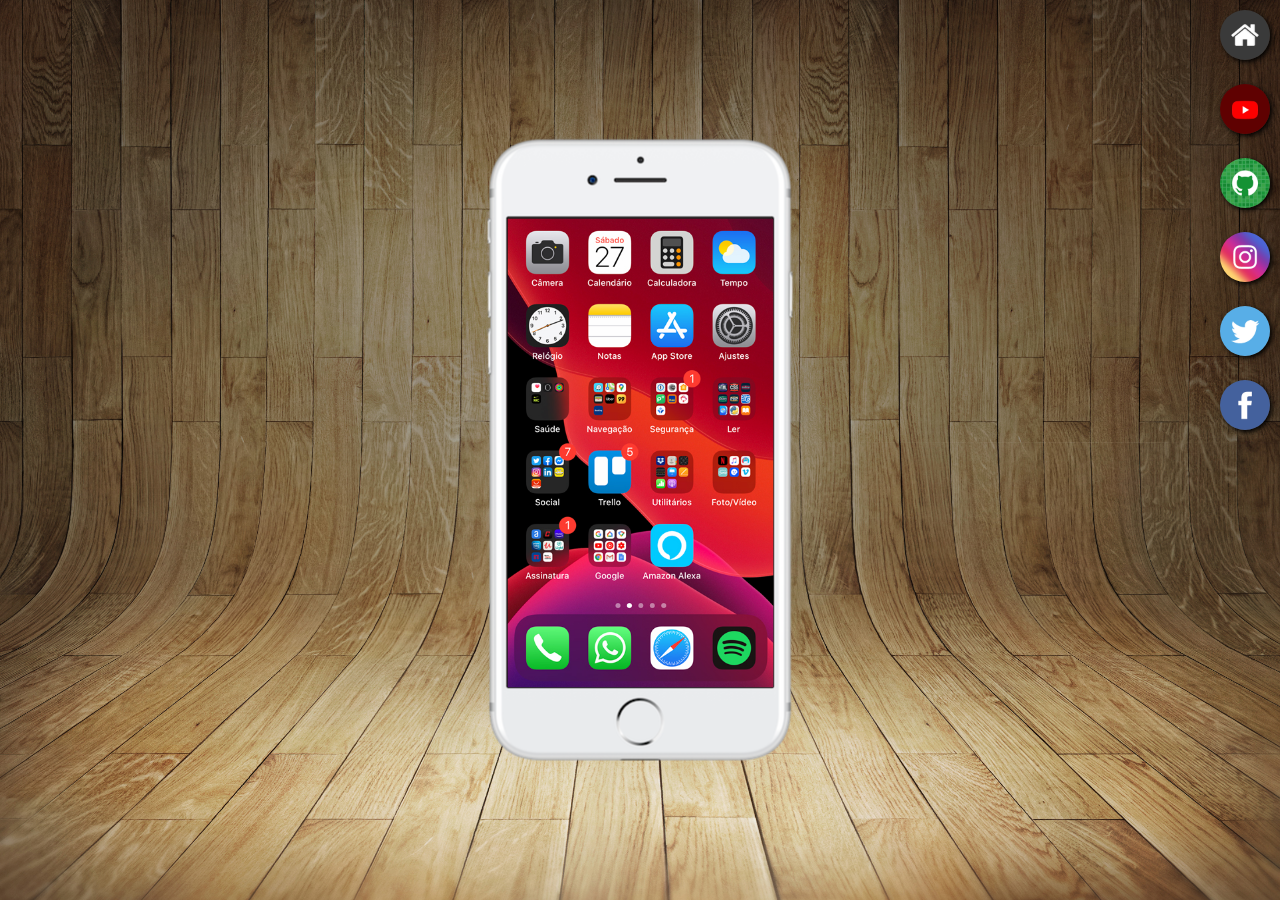
<file: index.html>
<!DOCTYPE html>
<html lang="pt-br">

<head>
    <meta charset="UTF-8">
    <meta name="viewport" content="width=device-width, initial-scale=1.0">
    <link rel="shortcut icon" href="pacote-d013/favicon.ico" type="image/x-icon">
    <link rel="stylesheet" href="estilos/style.css">
    <title>Projeto Redes Sociais</title>

</head>

<body>
    <main>
        <section id="telefone">
            <iframe name="tela" id="tela" src="home.html" frameborder="0">
                Seu navegador não é compatível com isso.
            </iframe>
        </section>

        <section id="redes-sociais">
            <a href="home.html" target="tela"><img src="imagens/logo-home.jpg" alt="Home"></a> <br>
            <a href="youtube.html" target="tela"><img src="imagens/logo-youtube.jpg" alt="Youtube"></a> <br>
            <a href="github.html" target="tela"><img src="imagens/logo-github.jpg"alt="GitHub"></a> <br>
            <a href="instagram.html" target="tela"><img src="imagens/logo-instagram.jpg" alt="Instagram"></a> <br>
            <a href="twitter.html" target="tela"><img src="imagens/logo-twitter.jpg" alt="Twitter"></a> <br>
            <a href="Facebook.html" target="tela"><img src="imagens/logo-facebook.jpg" alt=""></a> <br>
        </section>
    </main>
</body>

</html>
</file>
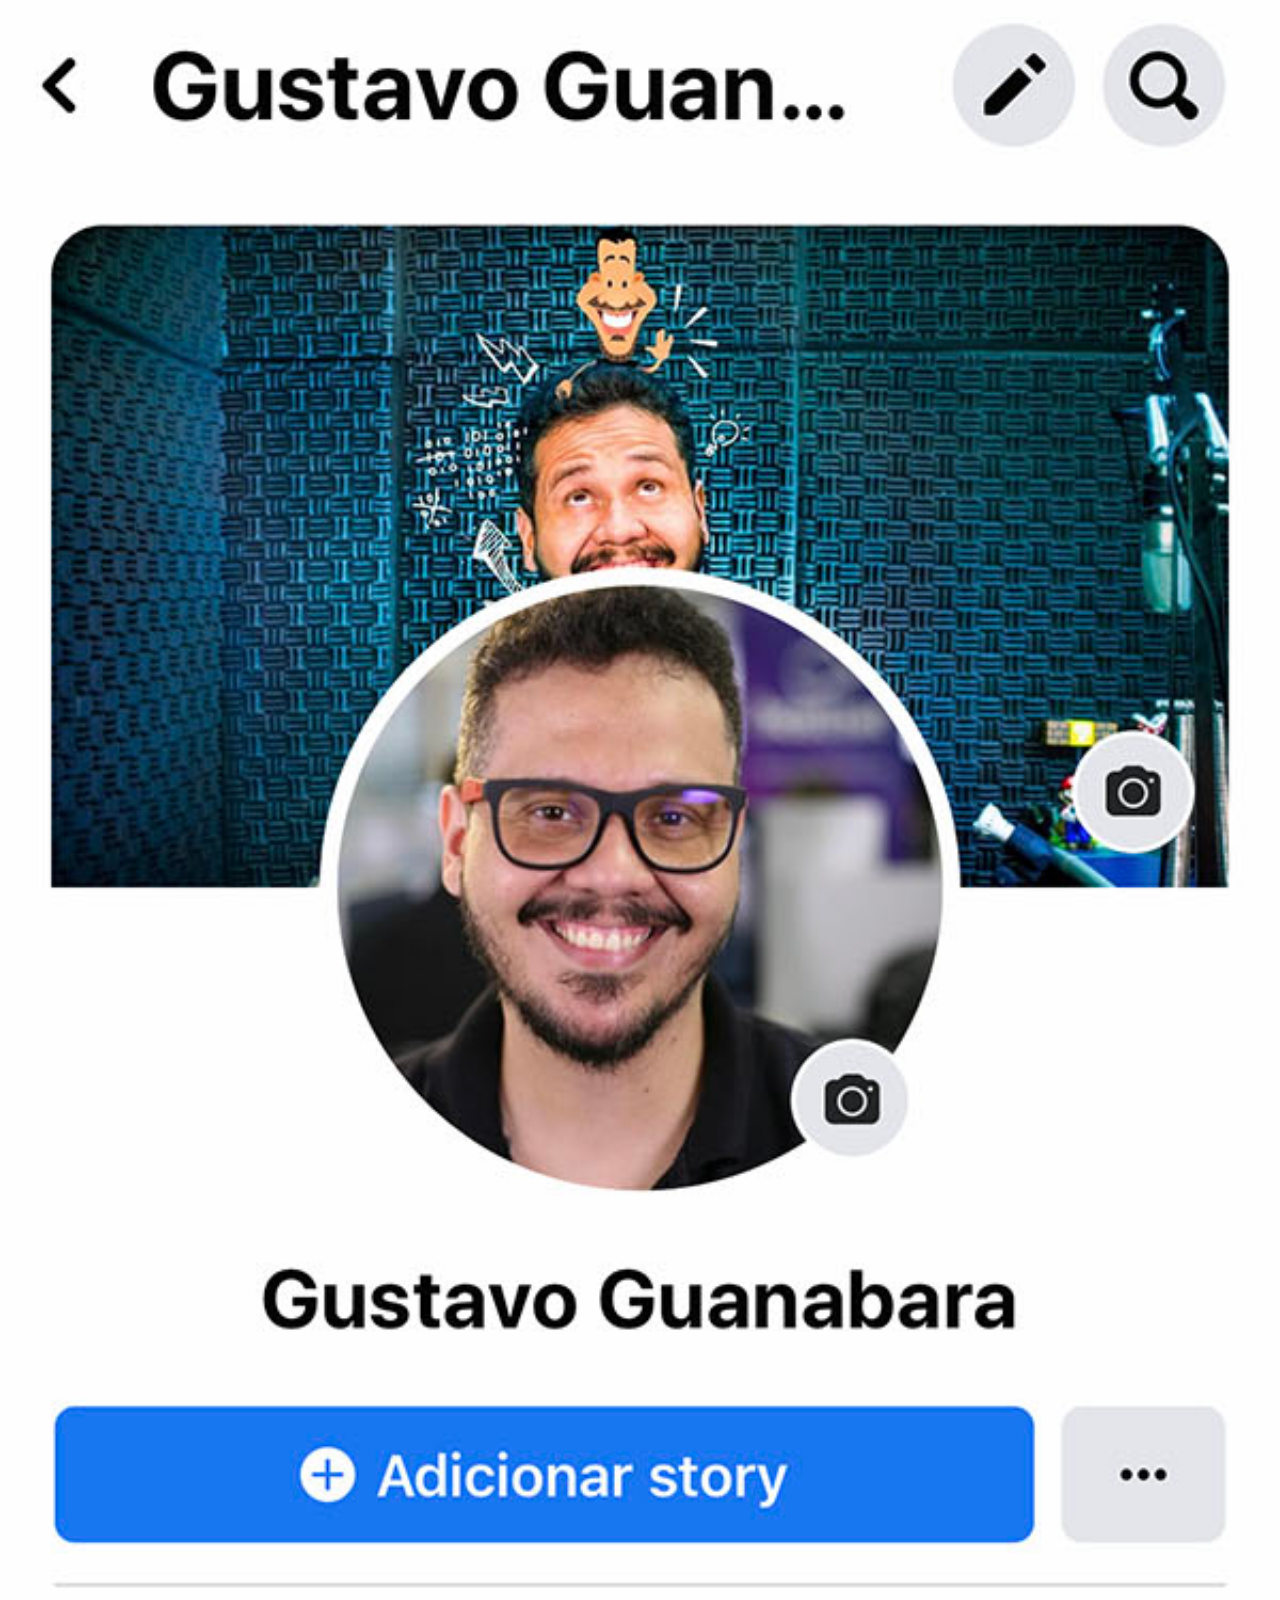
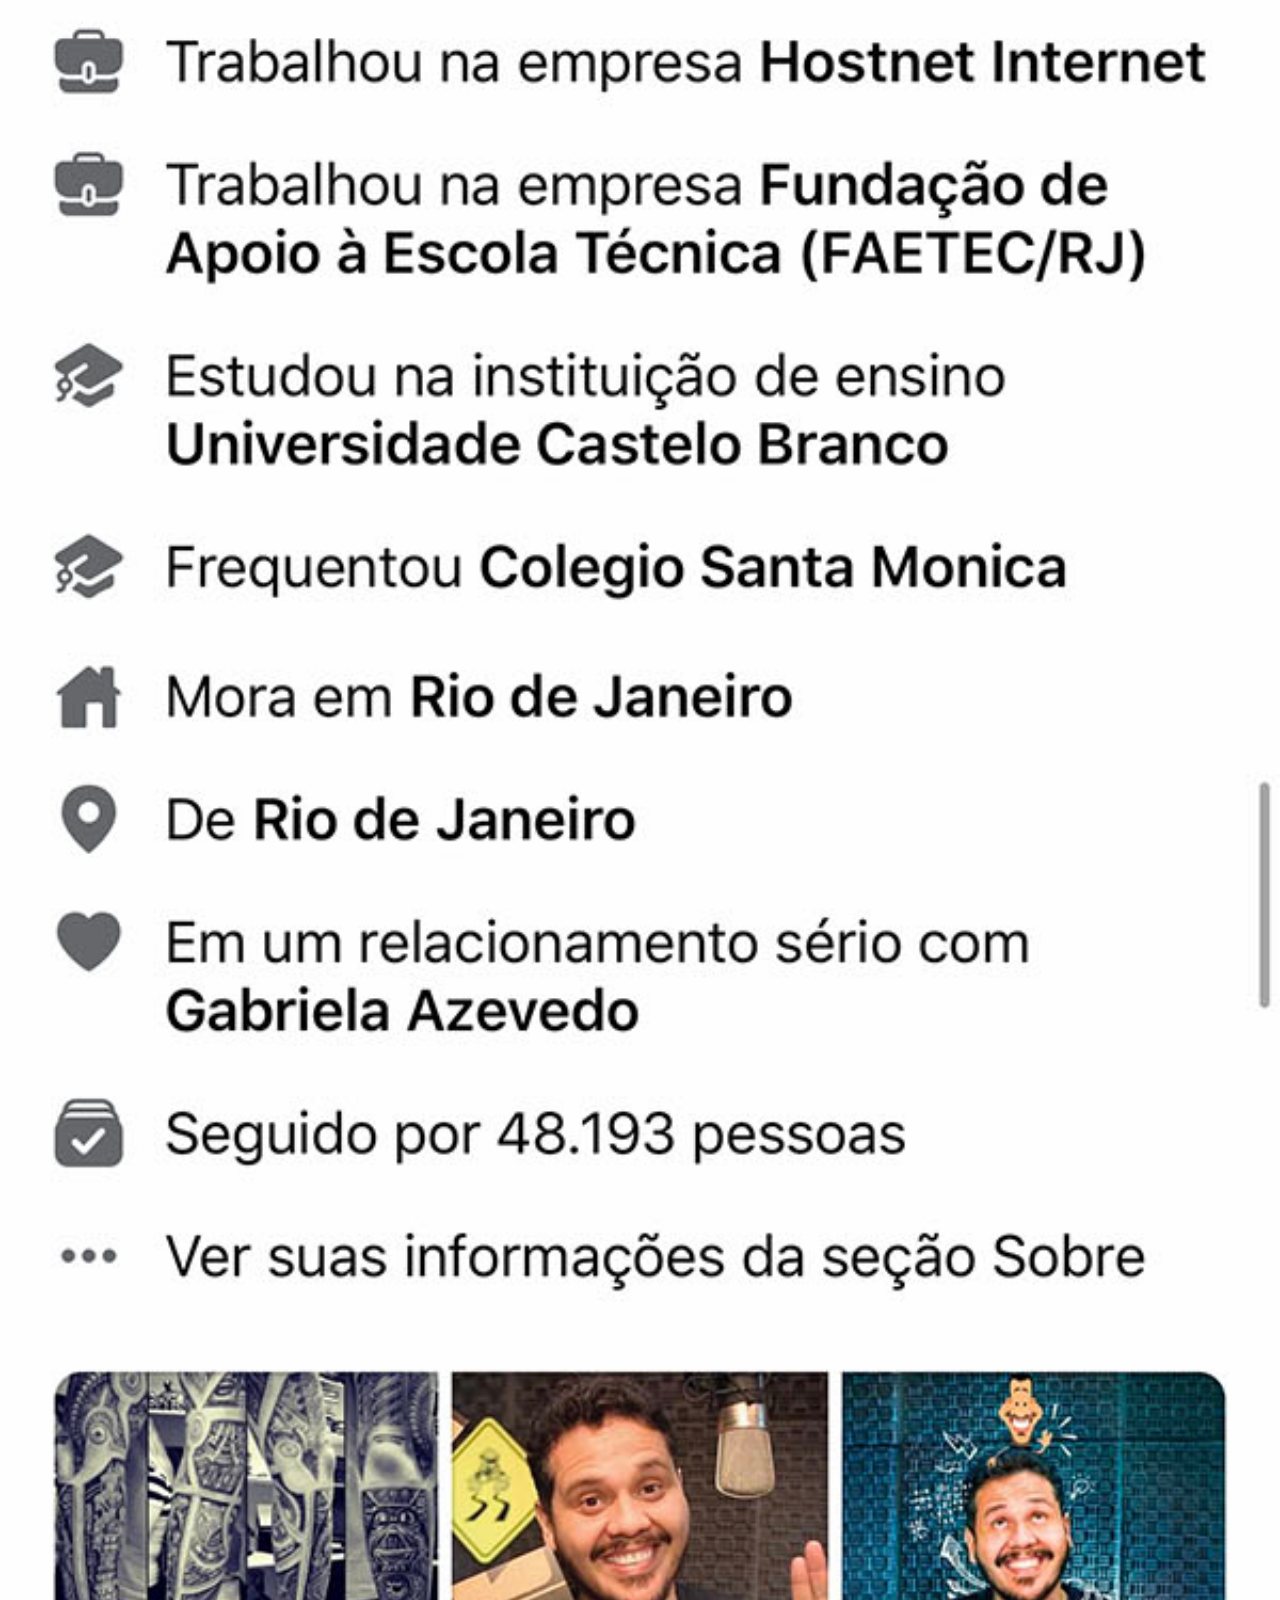
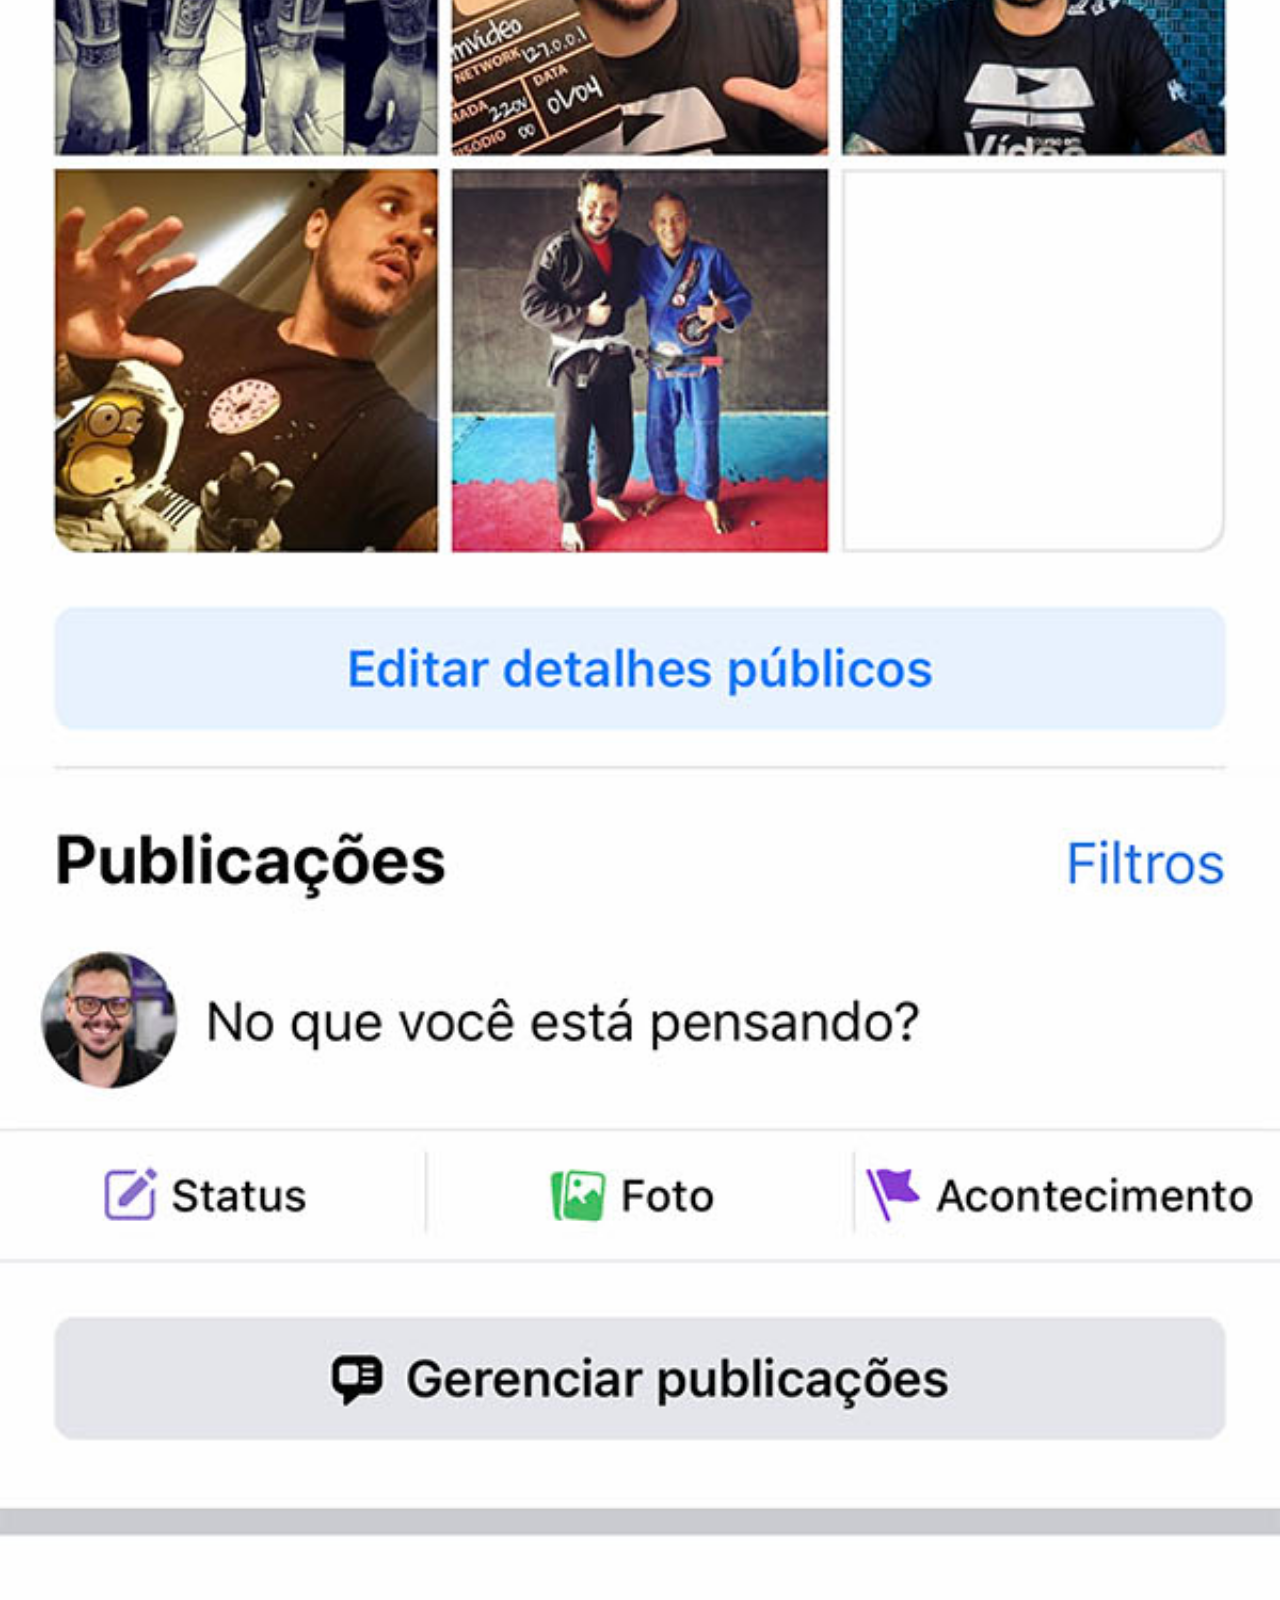
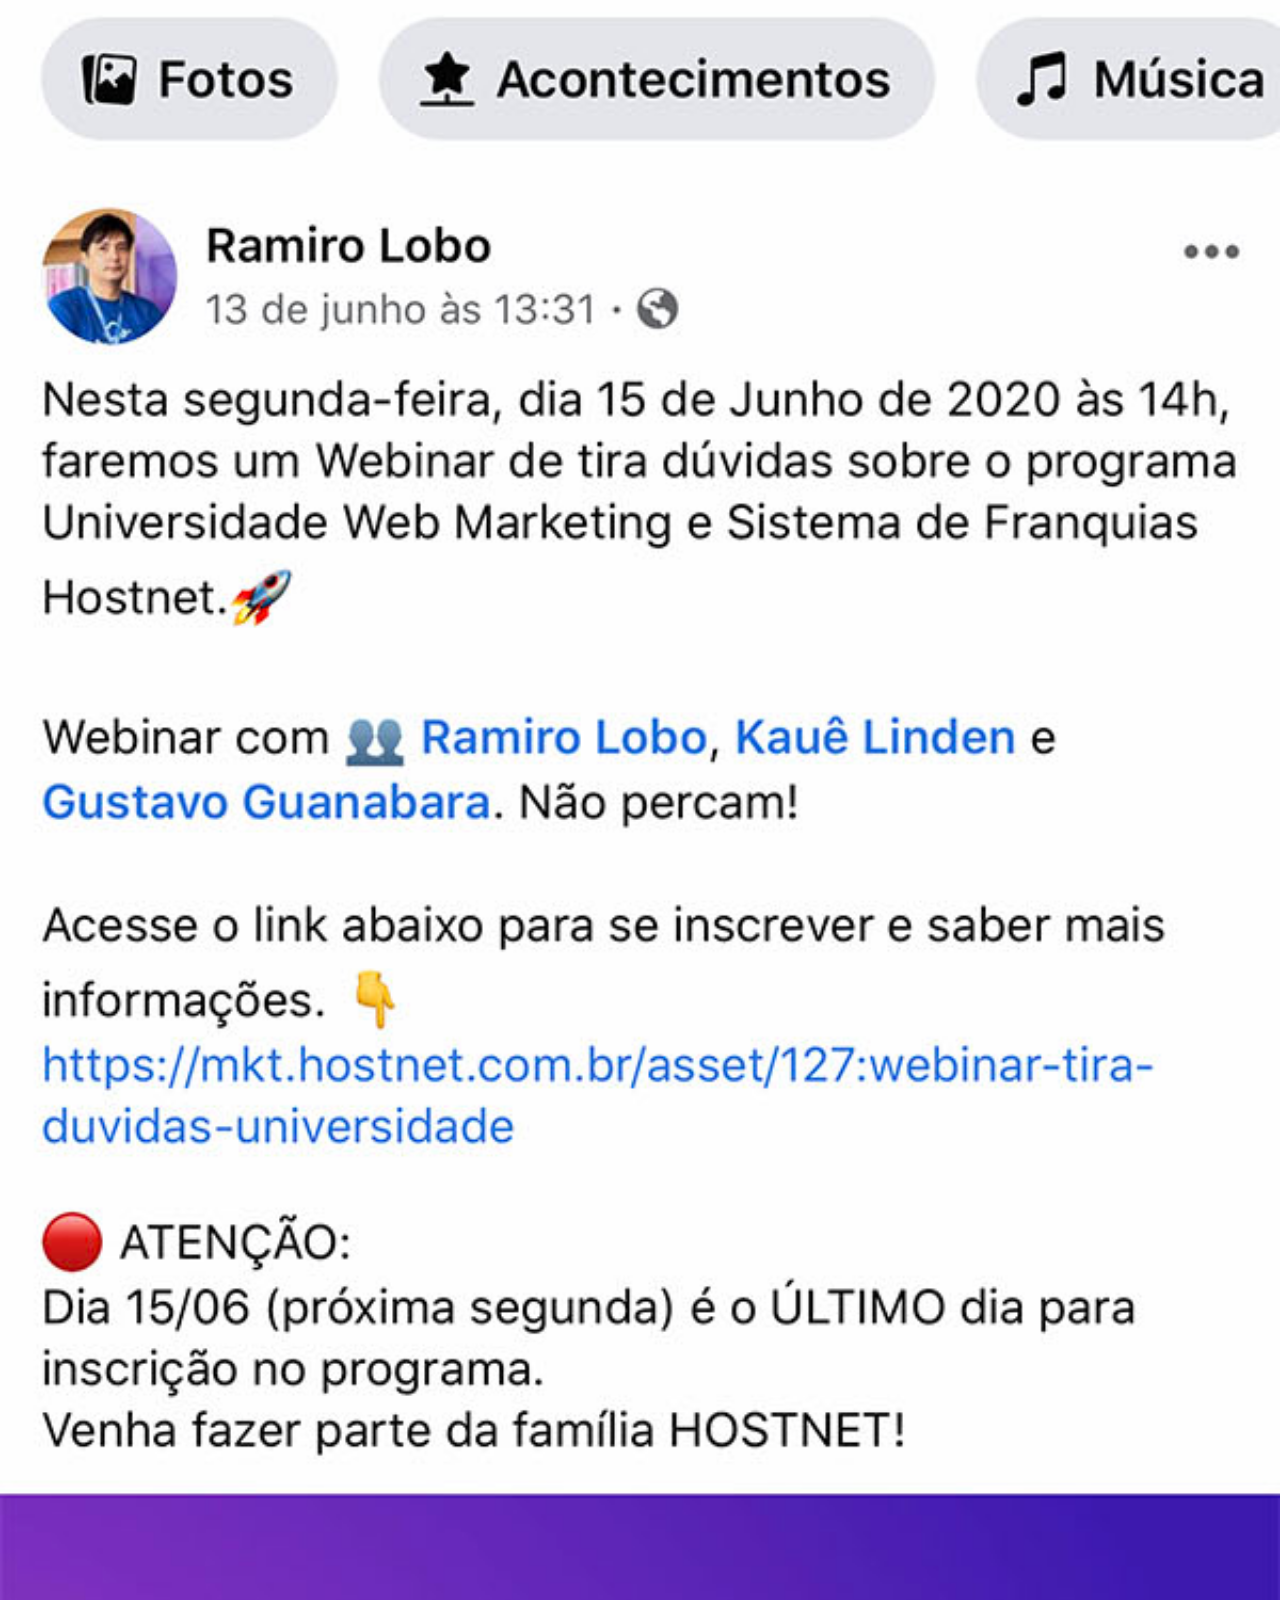
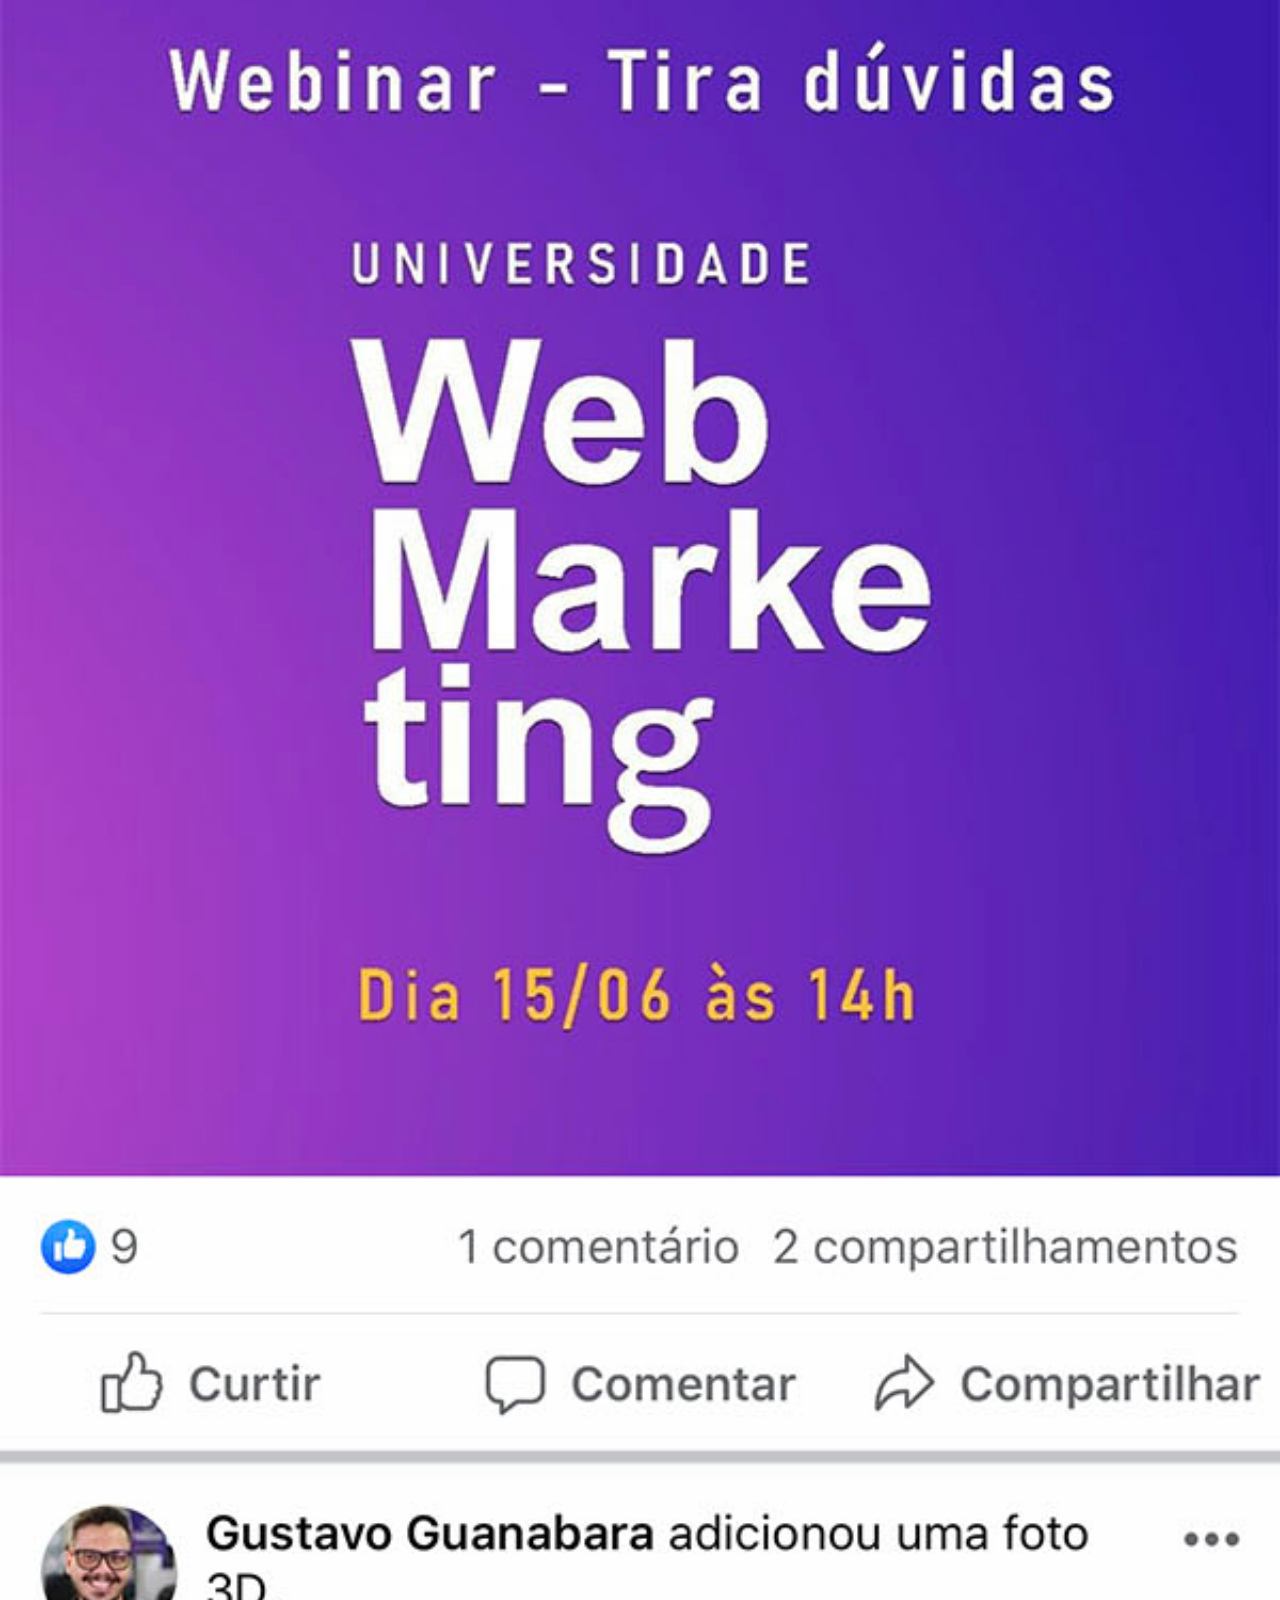
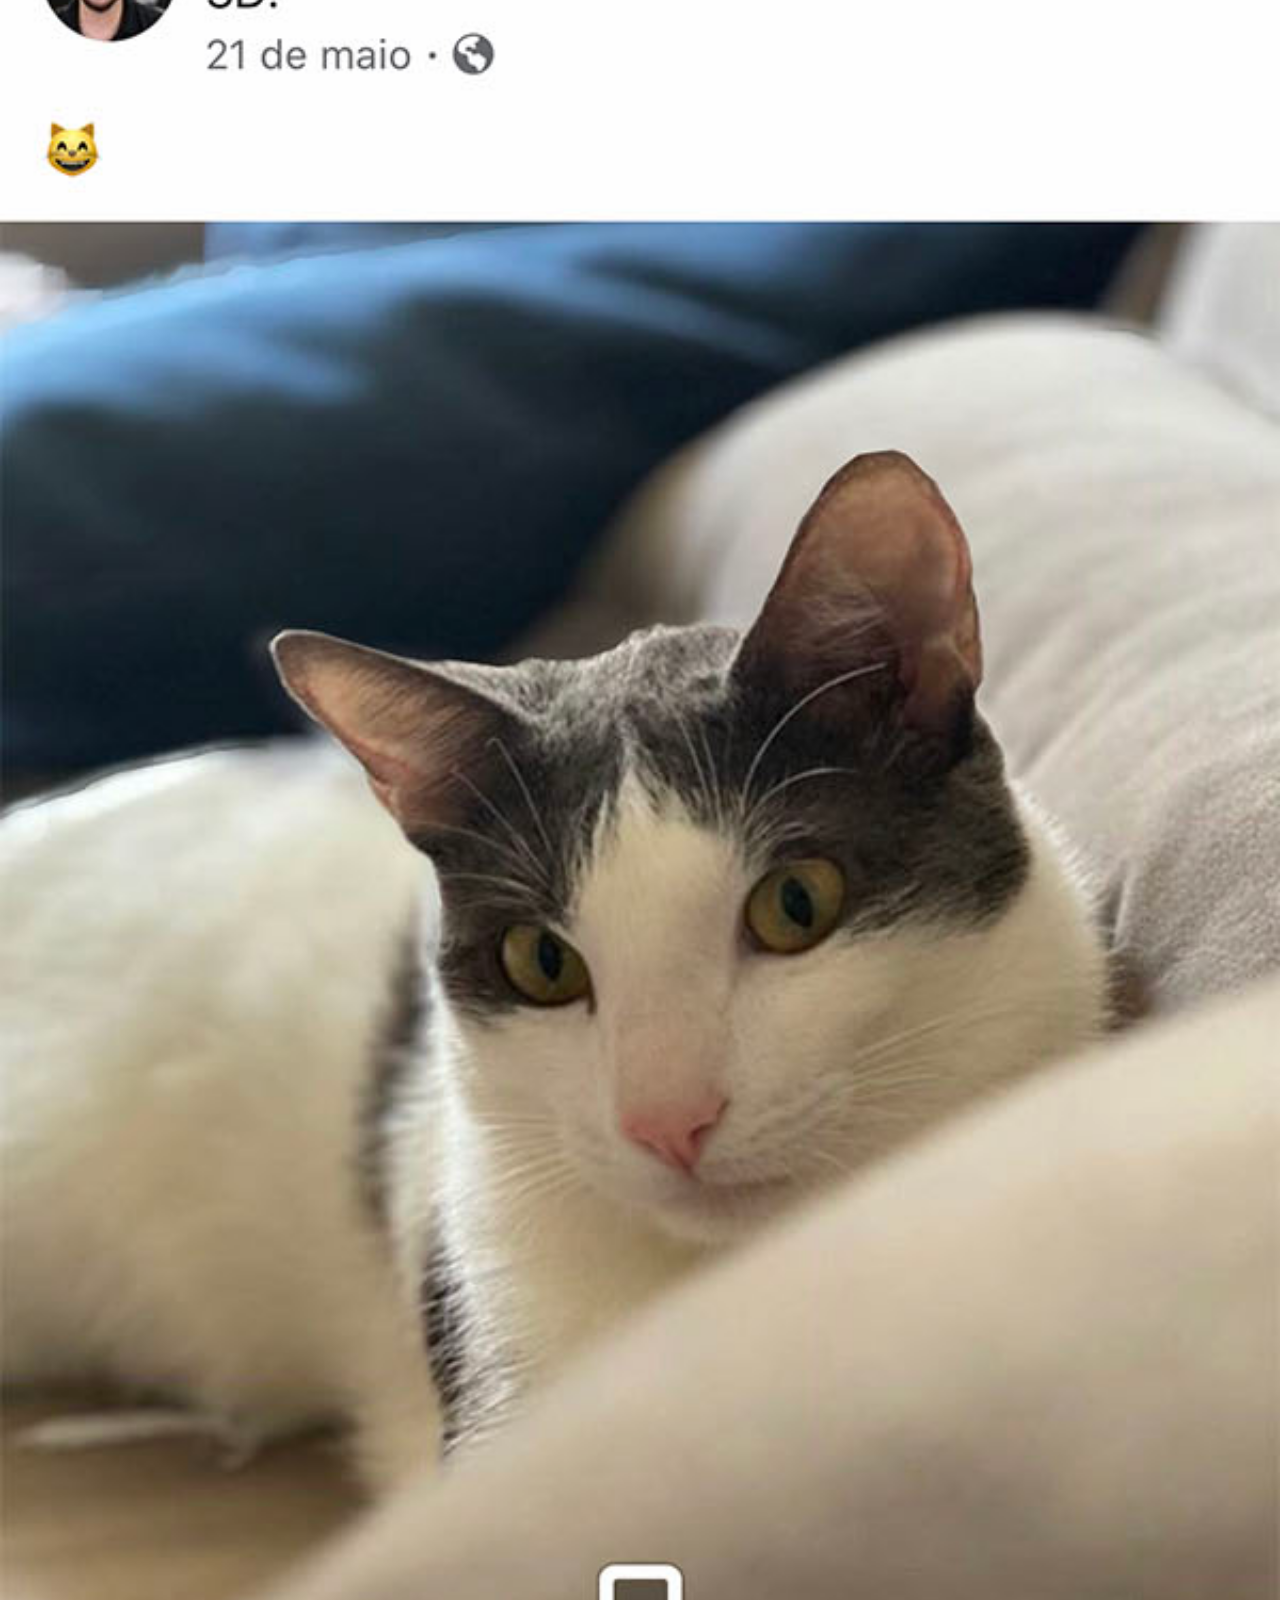
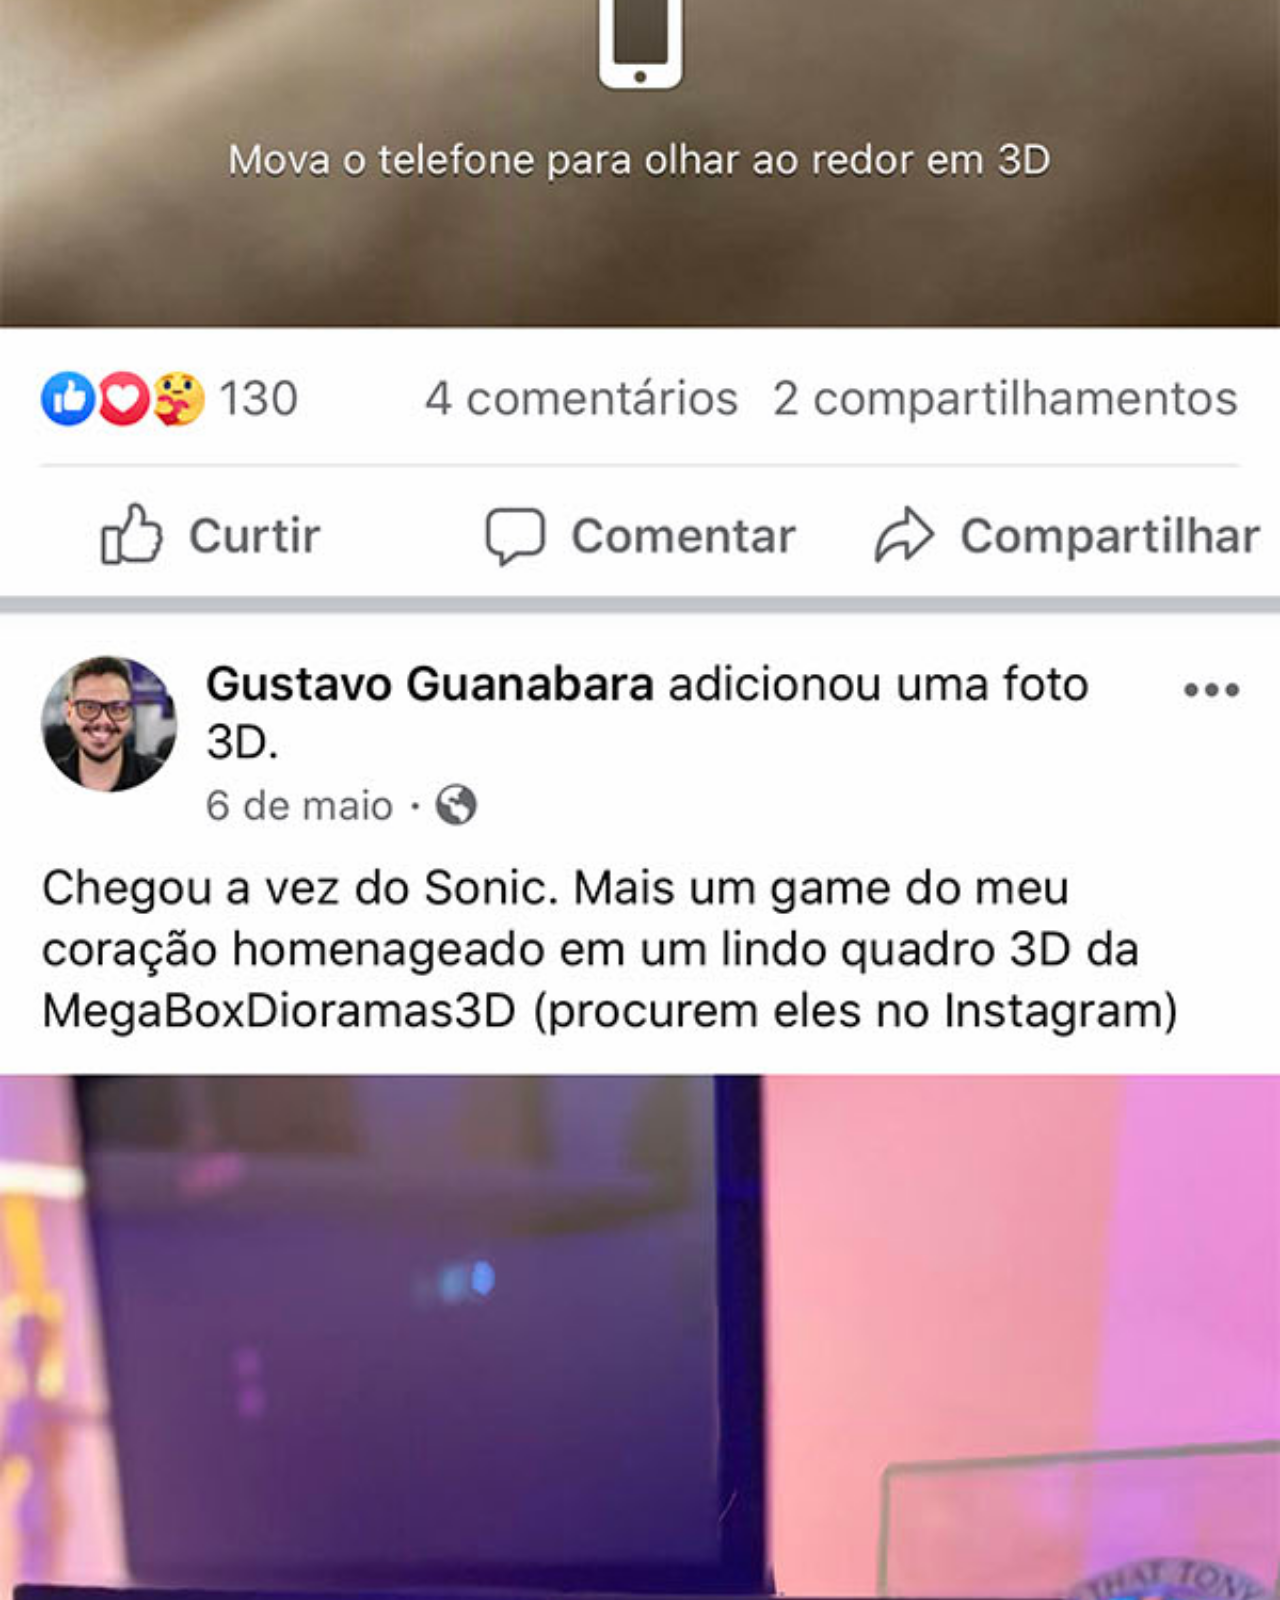
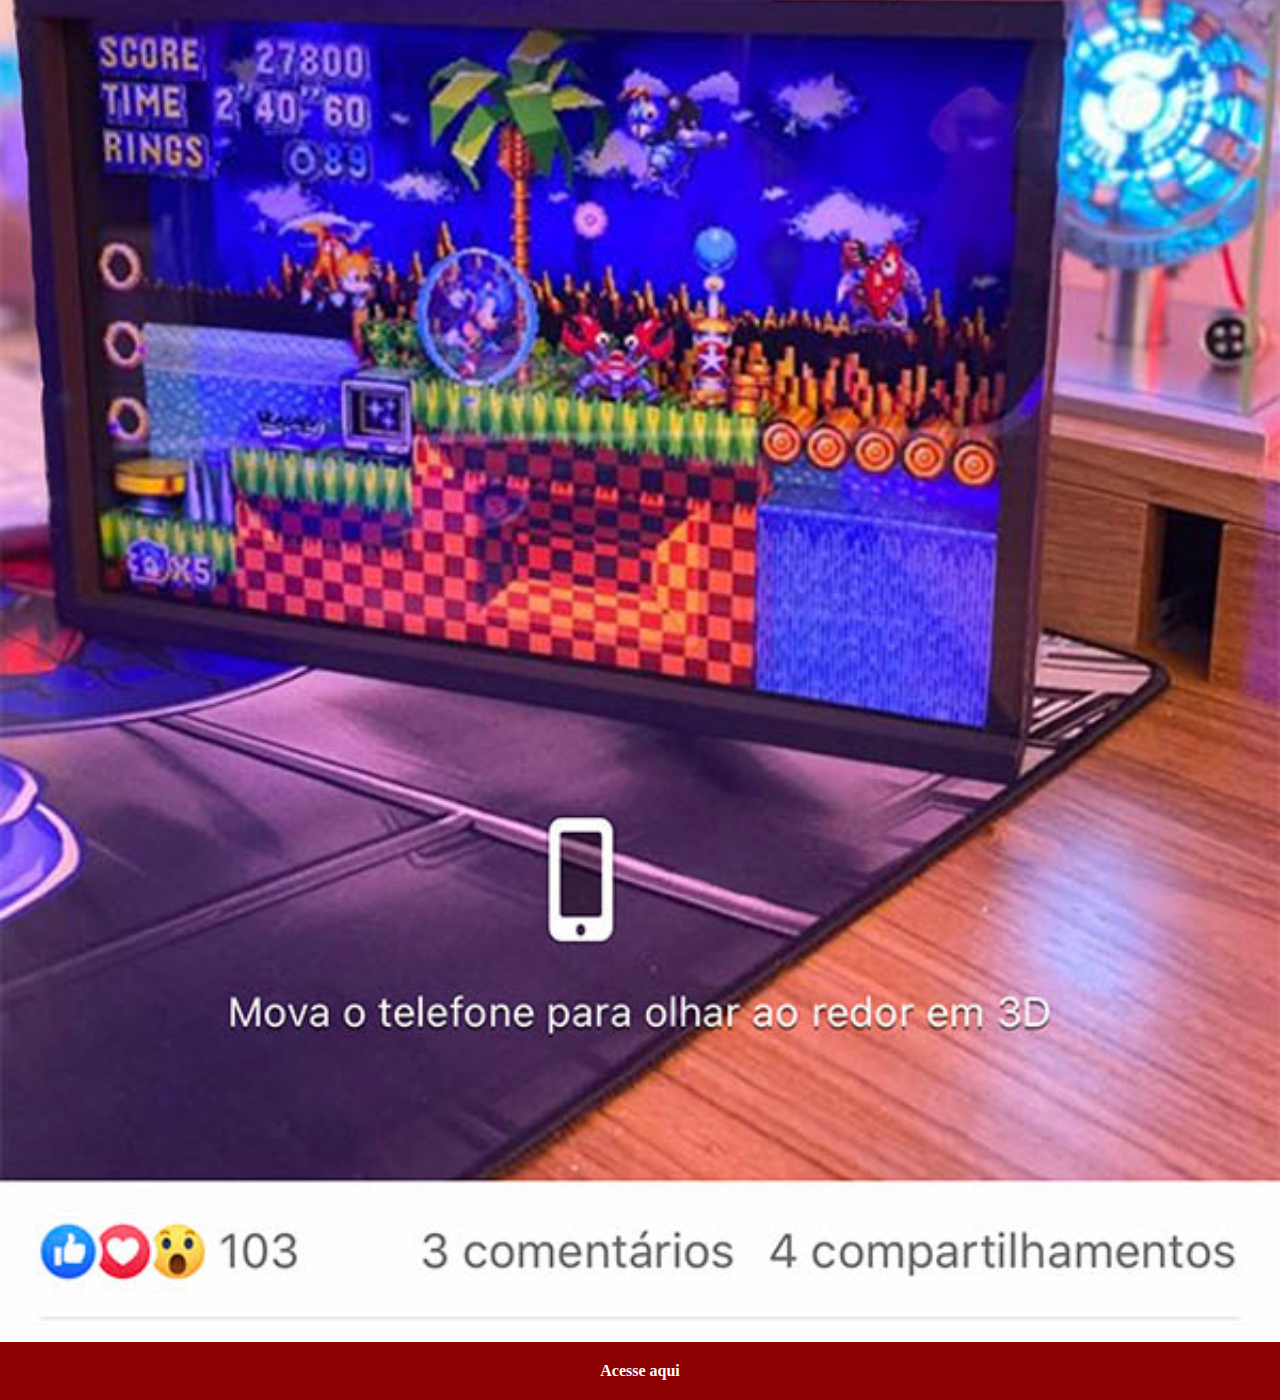
<file: Facebook.html>
<!DOCTYPE html>
<html lang="pt-br">
<head>
    <meta charset="UTF-8">
    <meta name="viewport" content="width=device-width, initial-scale=1.0">
    <title>Facebook</title>
    <link rel="stylesheet" href="./estilos/social.css">

</head>
<body>
    <img src="imagens/tela-facebook.jpg" alt="">
    <a href="https://www.facebook.com/gustavoguanabara/?locale=pt_BR" target="_blank">Acesse aqui</a>
</body>
</html>
</file>
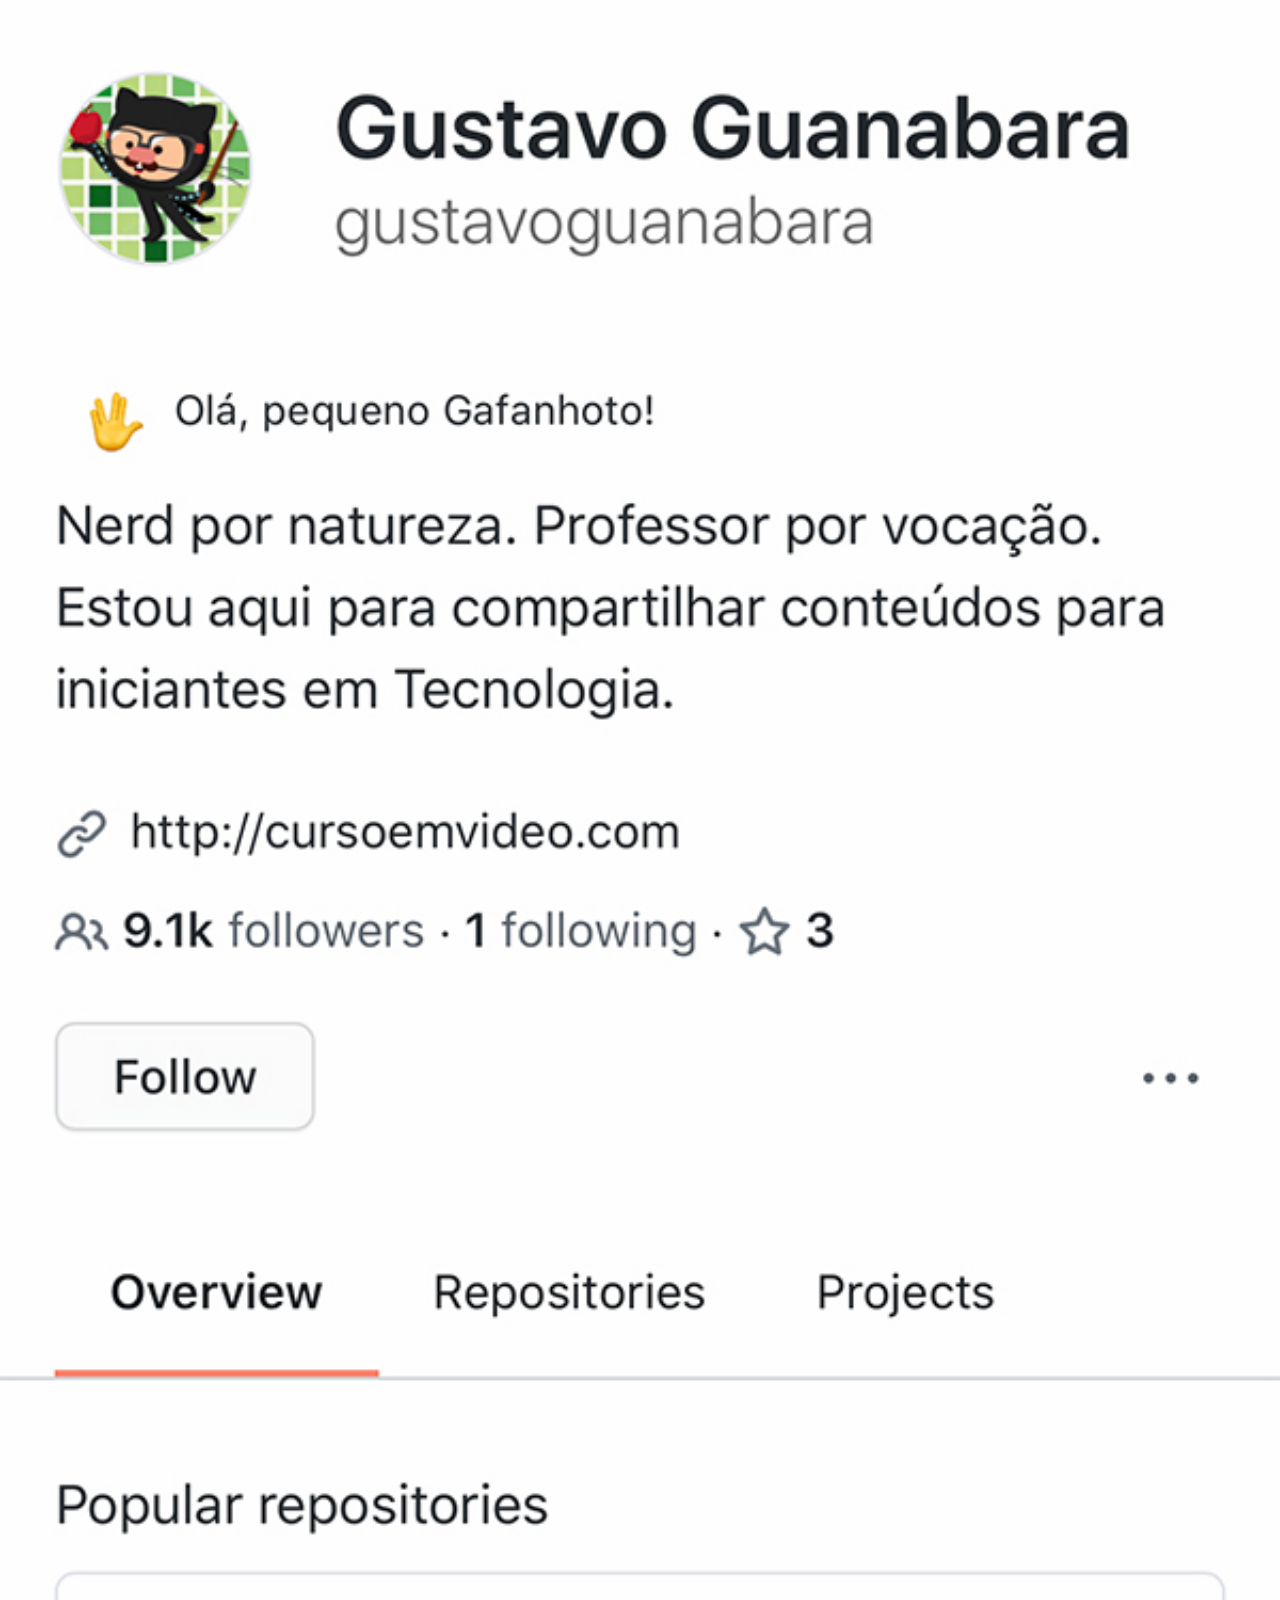
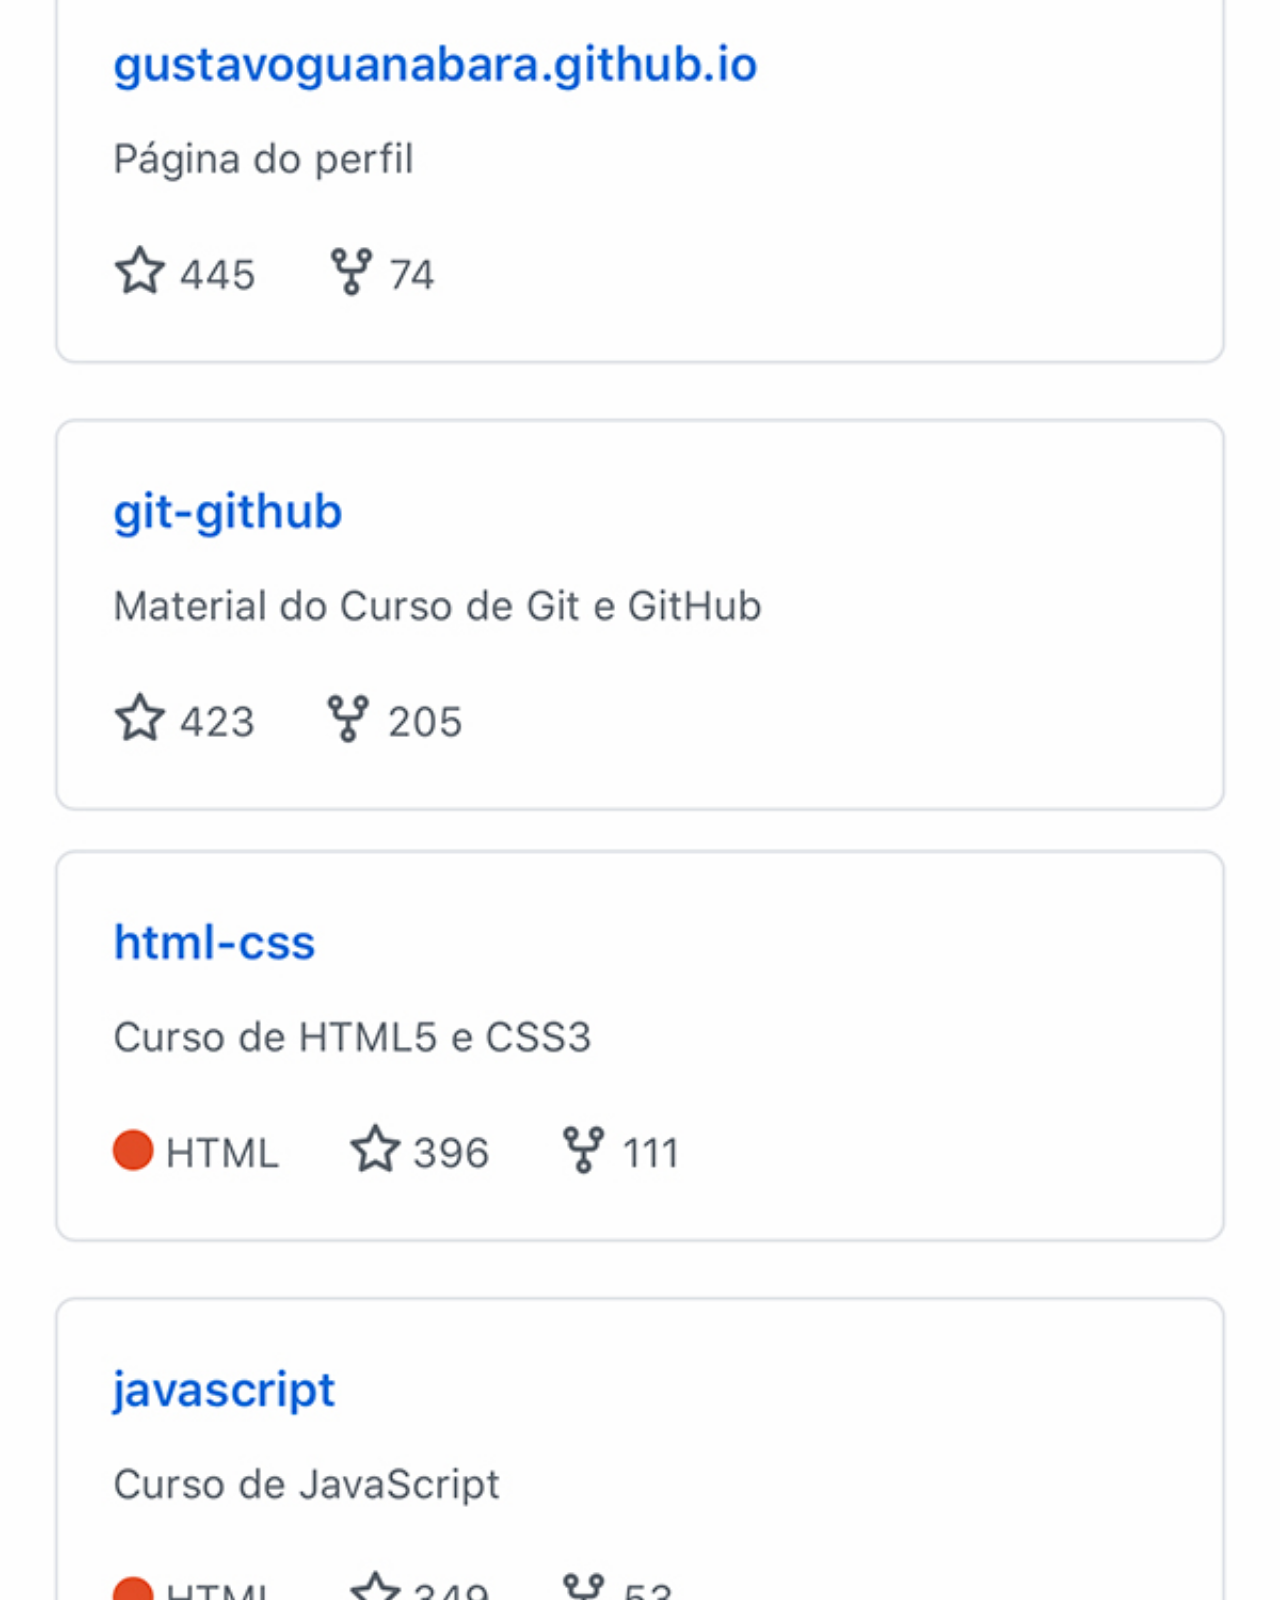
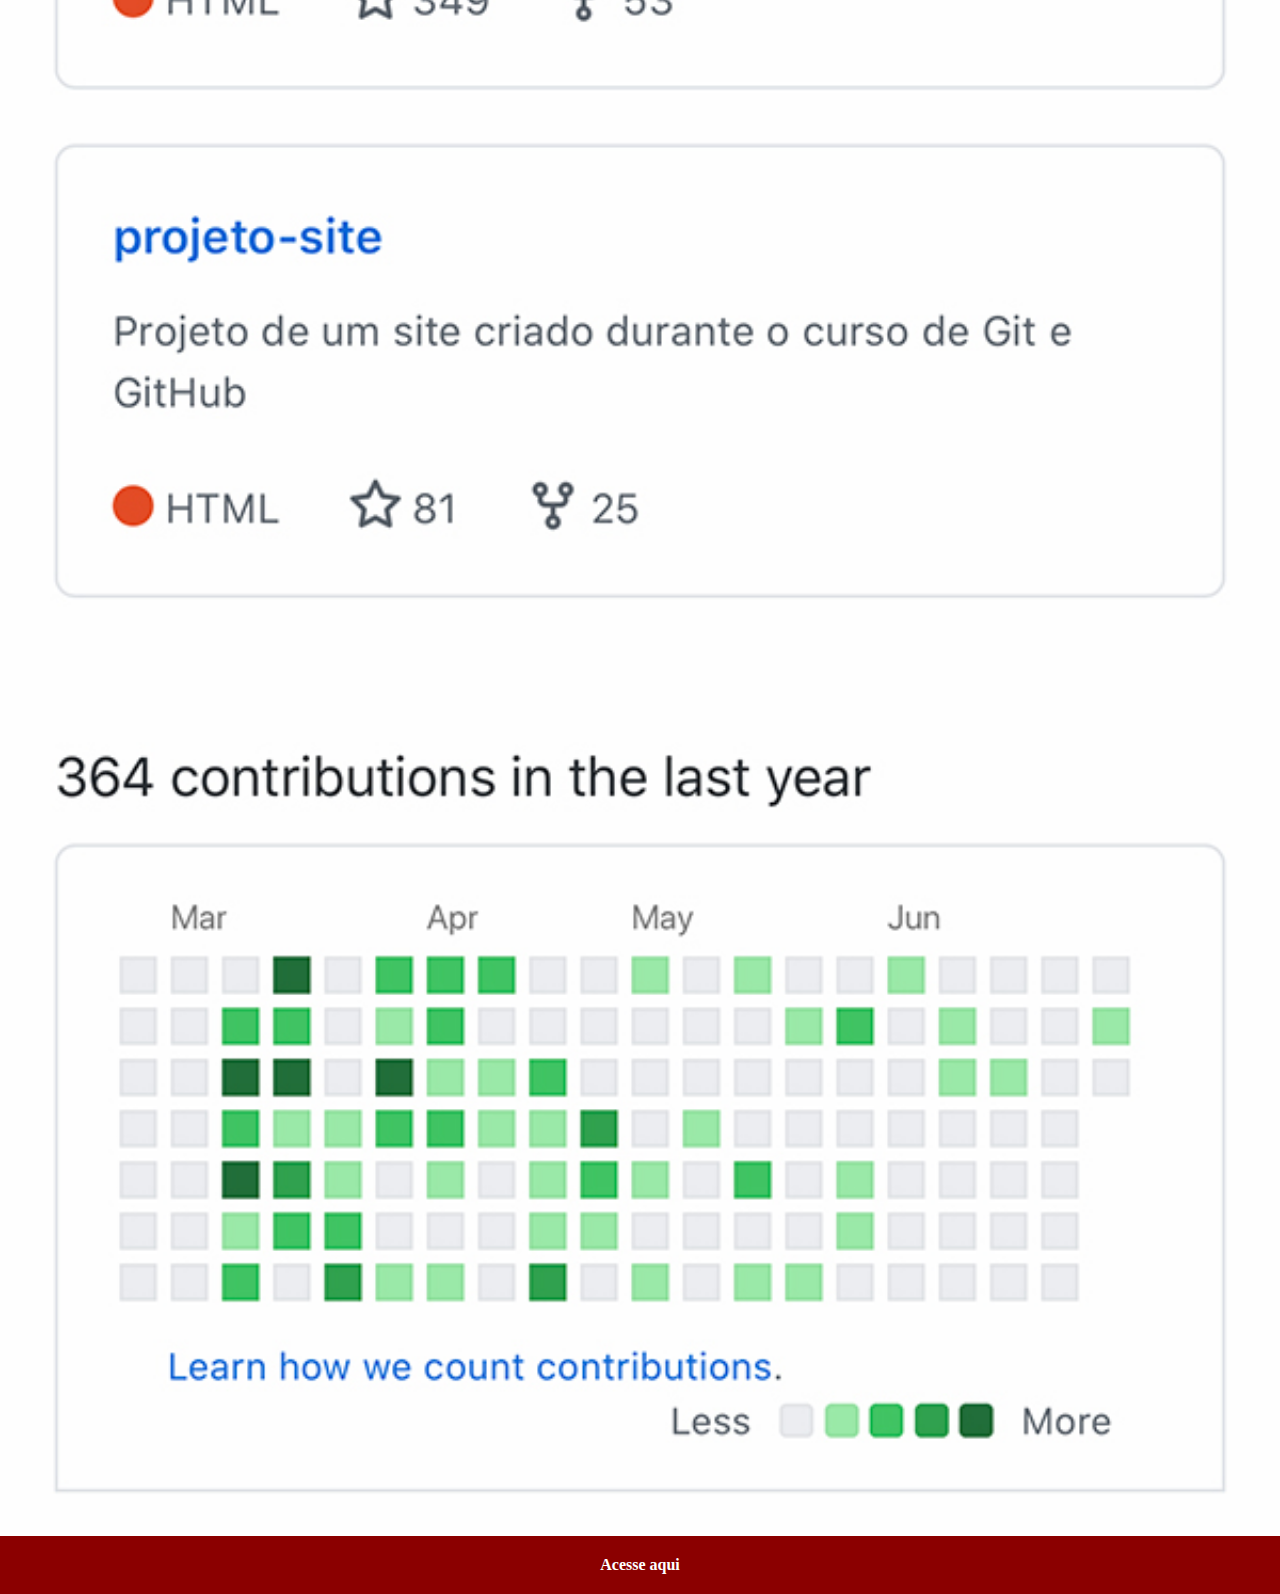
<file: github.html>
<!DOCTYPE html>
<html lang="pt-br">
<head>
    <meta charset="UTF-8">
    <meta name="viewport" content="width=device-width, initial-scale=1.0">
    <title>GitHub</title>
    <link rel="stylesheet" href="./estilos/social.css">

</head>
<body>
    <img src="imagens/tela-github.jpg" alt="">
    <a href="https://github.com/gustavoguanabara" target="_blank">Acesse aqui</a>
</body>
</html>
</file>
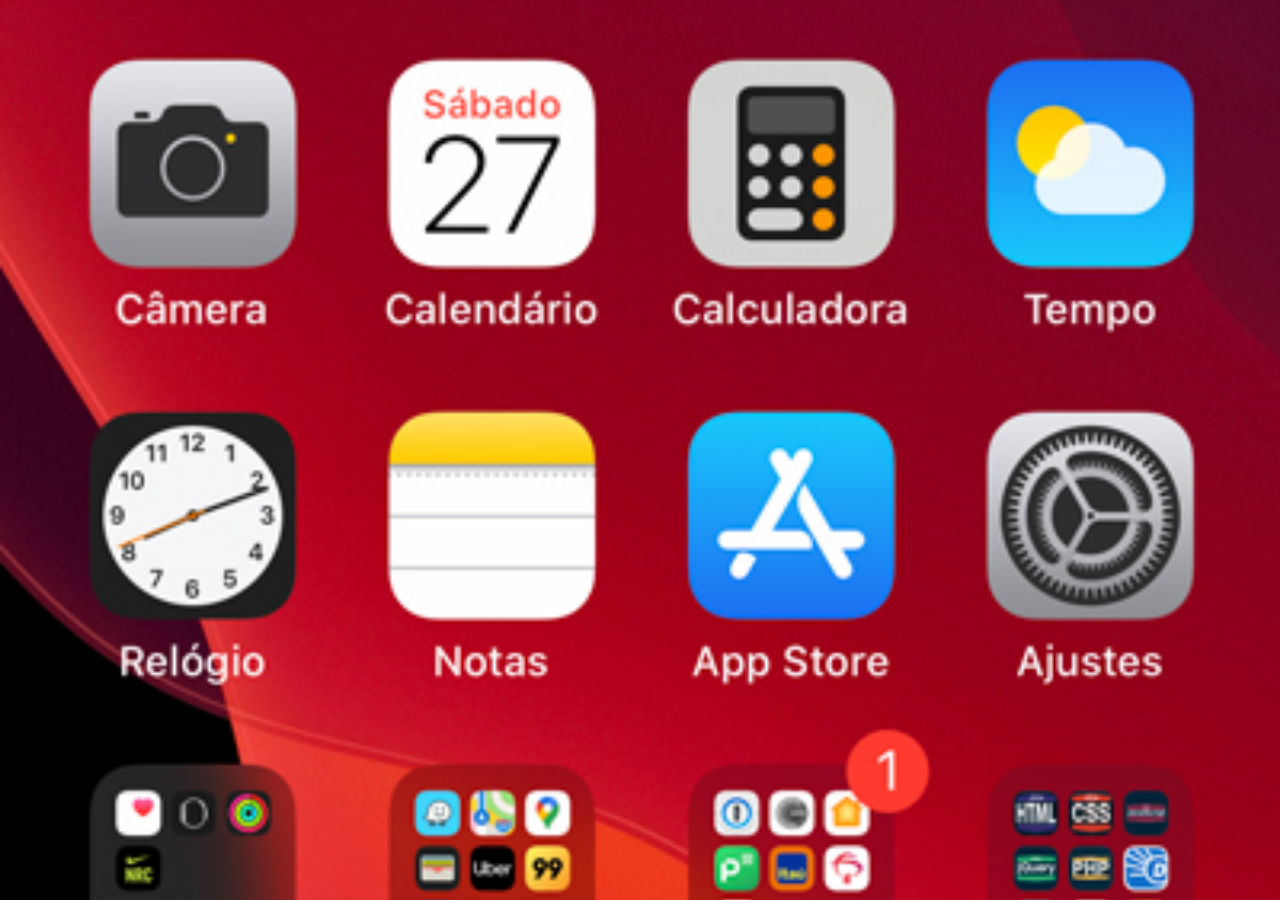
<file: home.html>
<!DOCTYPE html>
<html lang="pt-br">

<head>
    <meta charset="UTF-8">
    <meta name="viewport" content="width=device-width, initial-scale=1.0">
    <title>Home</title>
    <style>
        * {
            margin: 0;
            padding: 0;
        }

        body{
            width: 100vw;
            height: 100vh;
            background: black url(imagens/tela-home.jpg) no-repeat top center;
            background-size: cover;
        }
    </style>
</head>

<body>

</body>

</html>
</file>
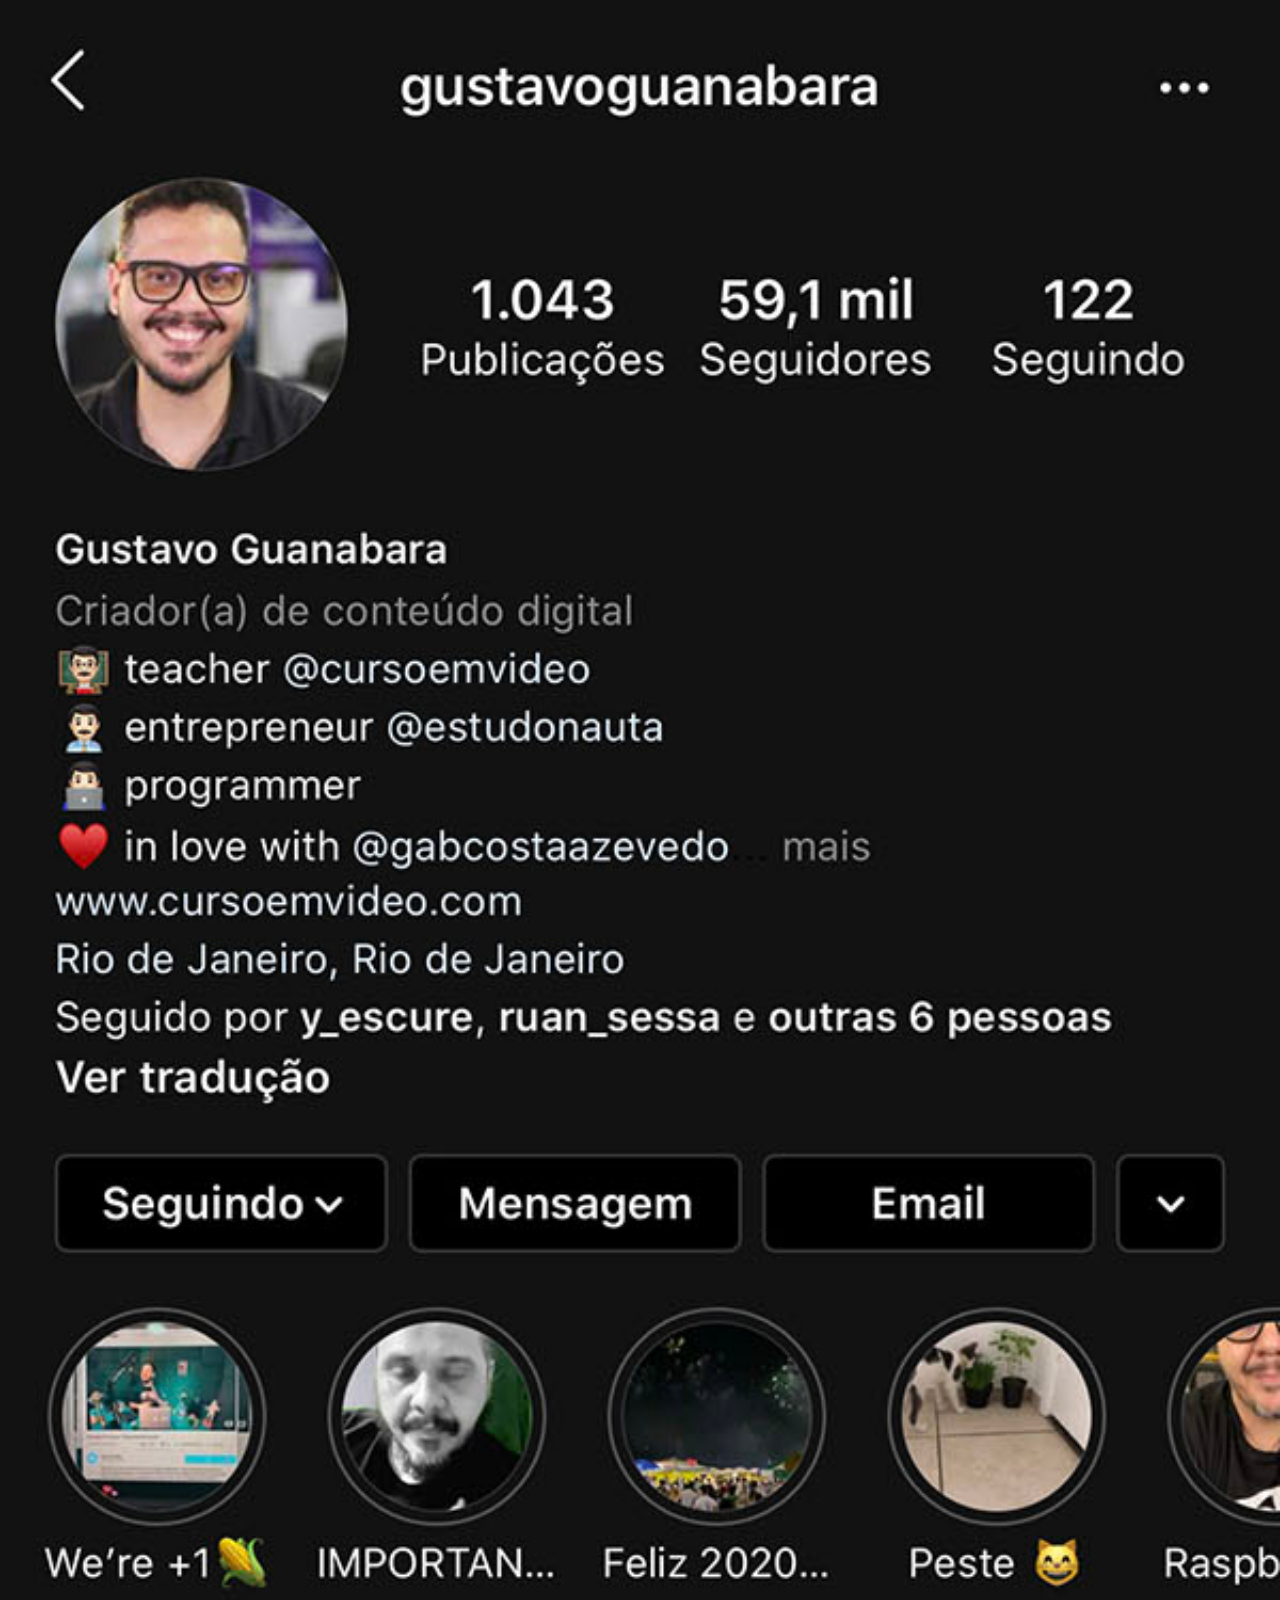
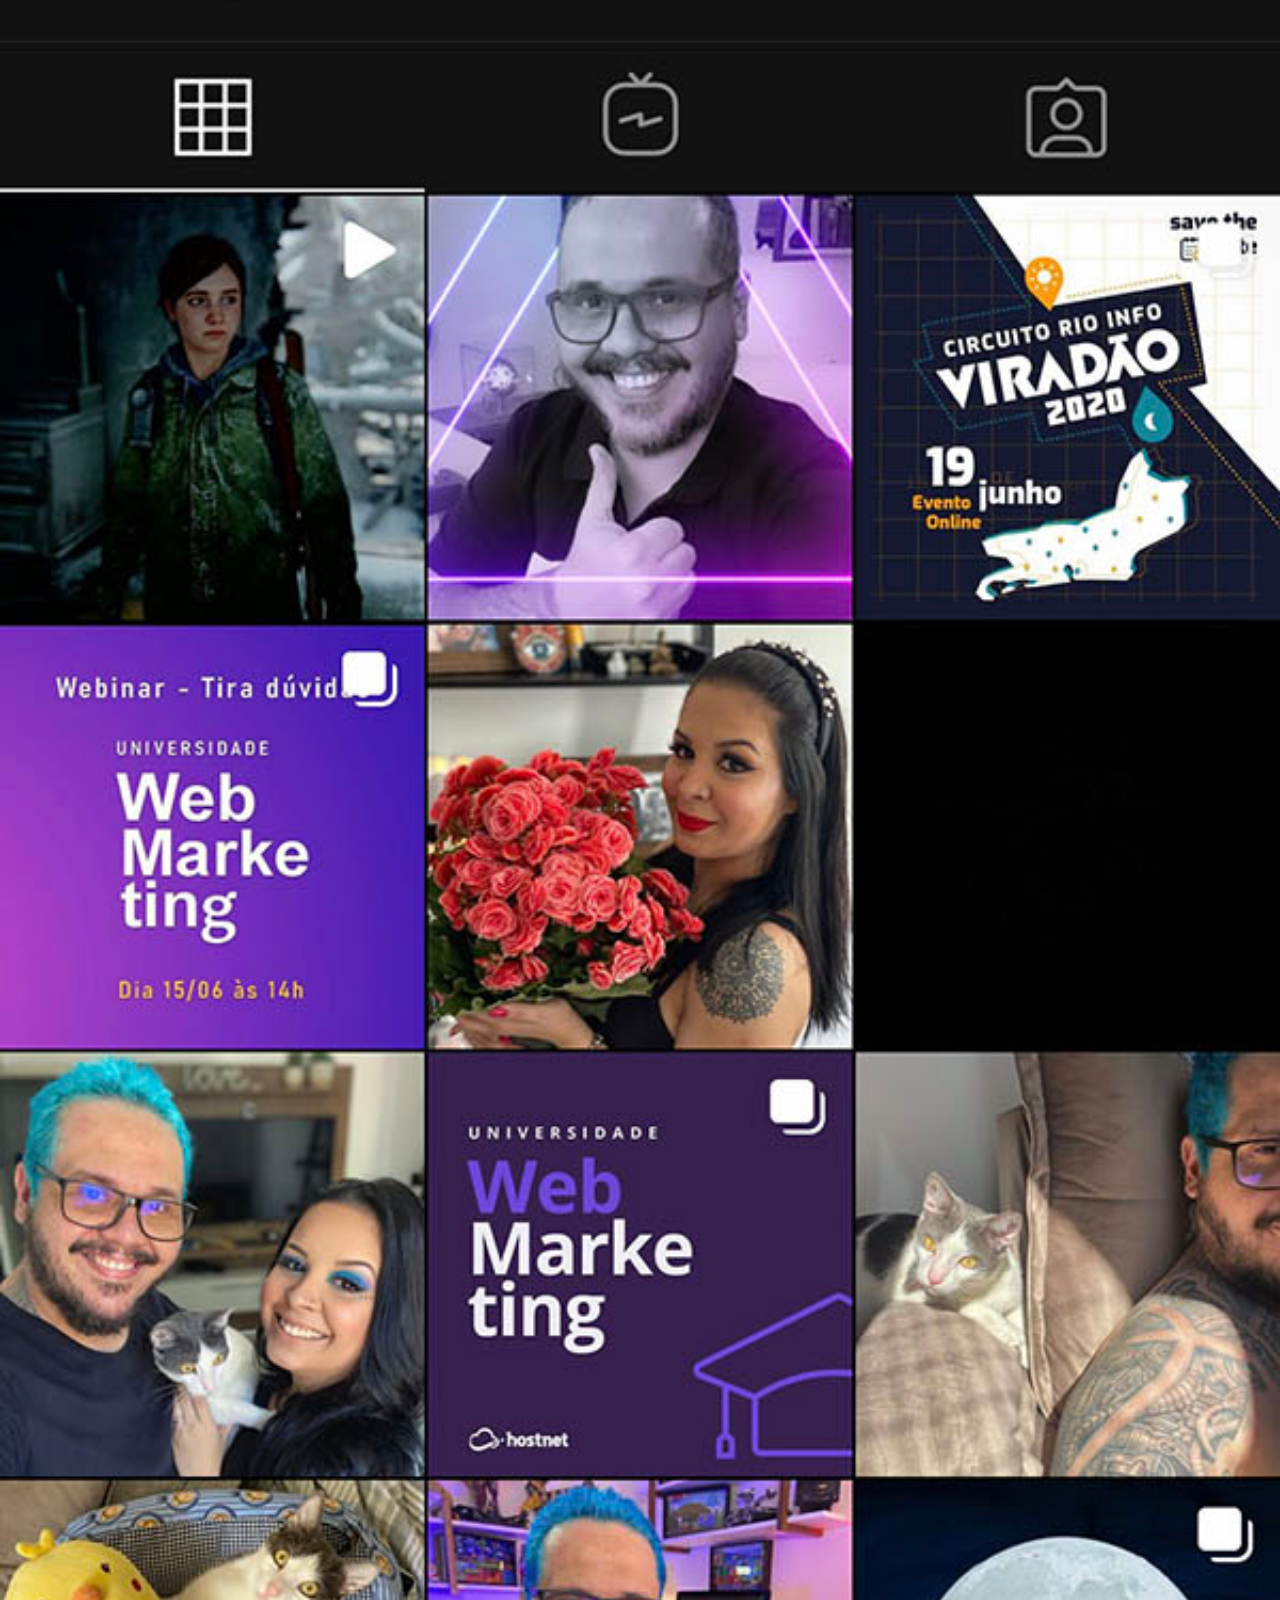
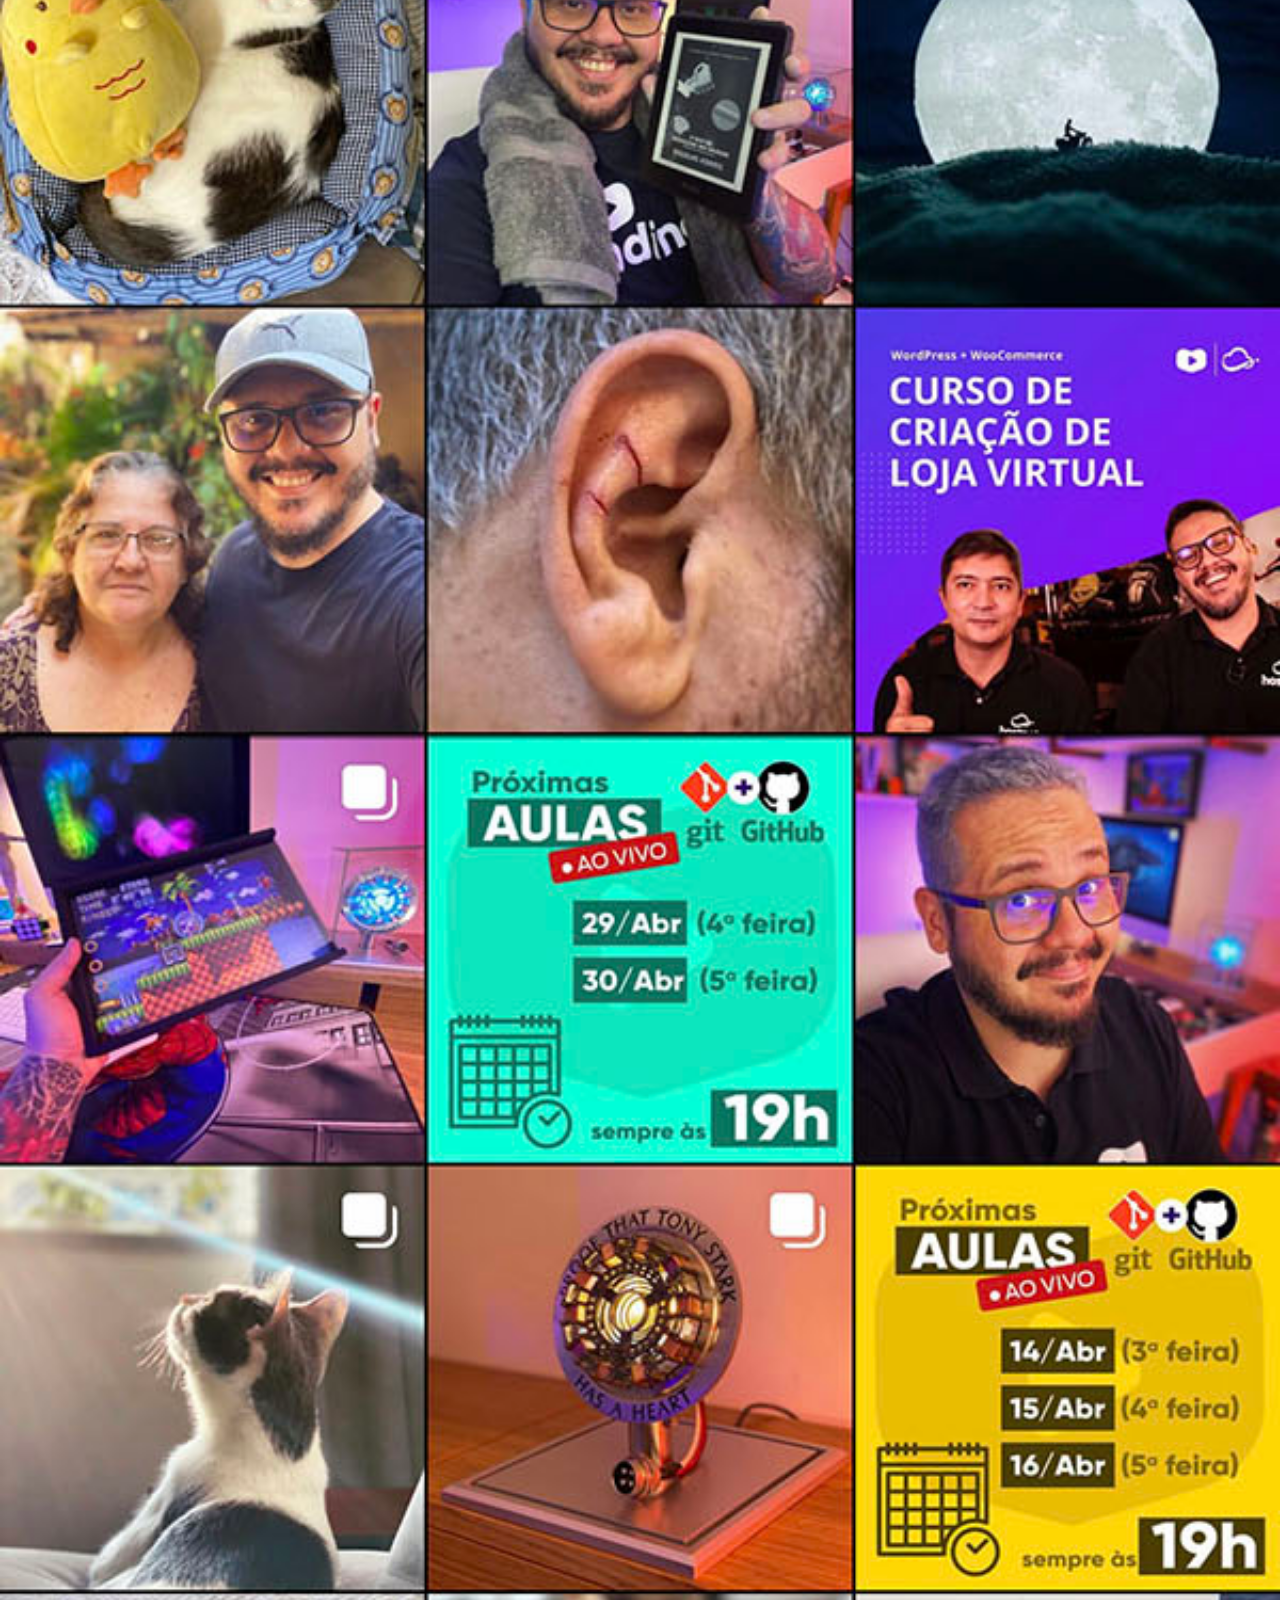
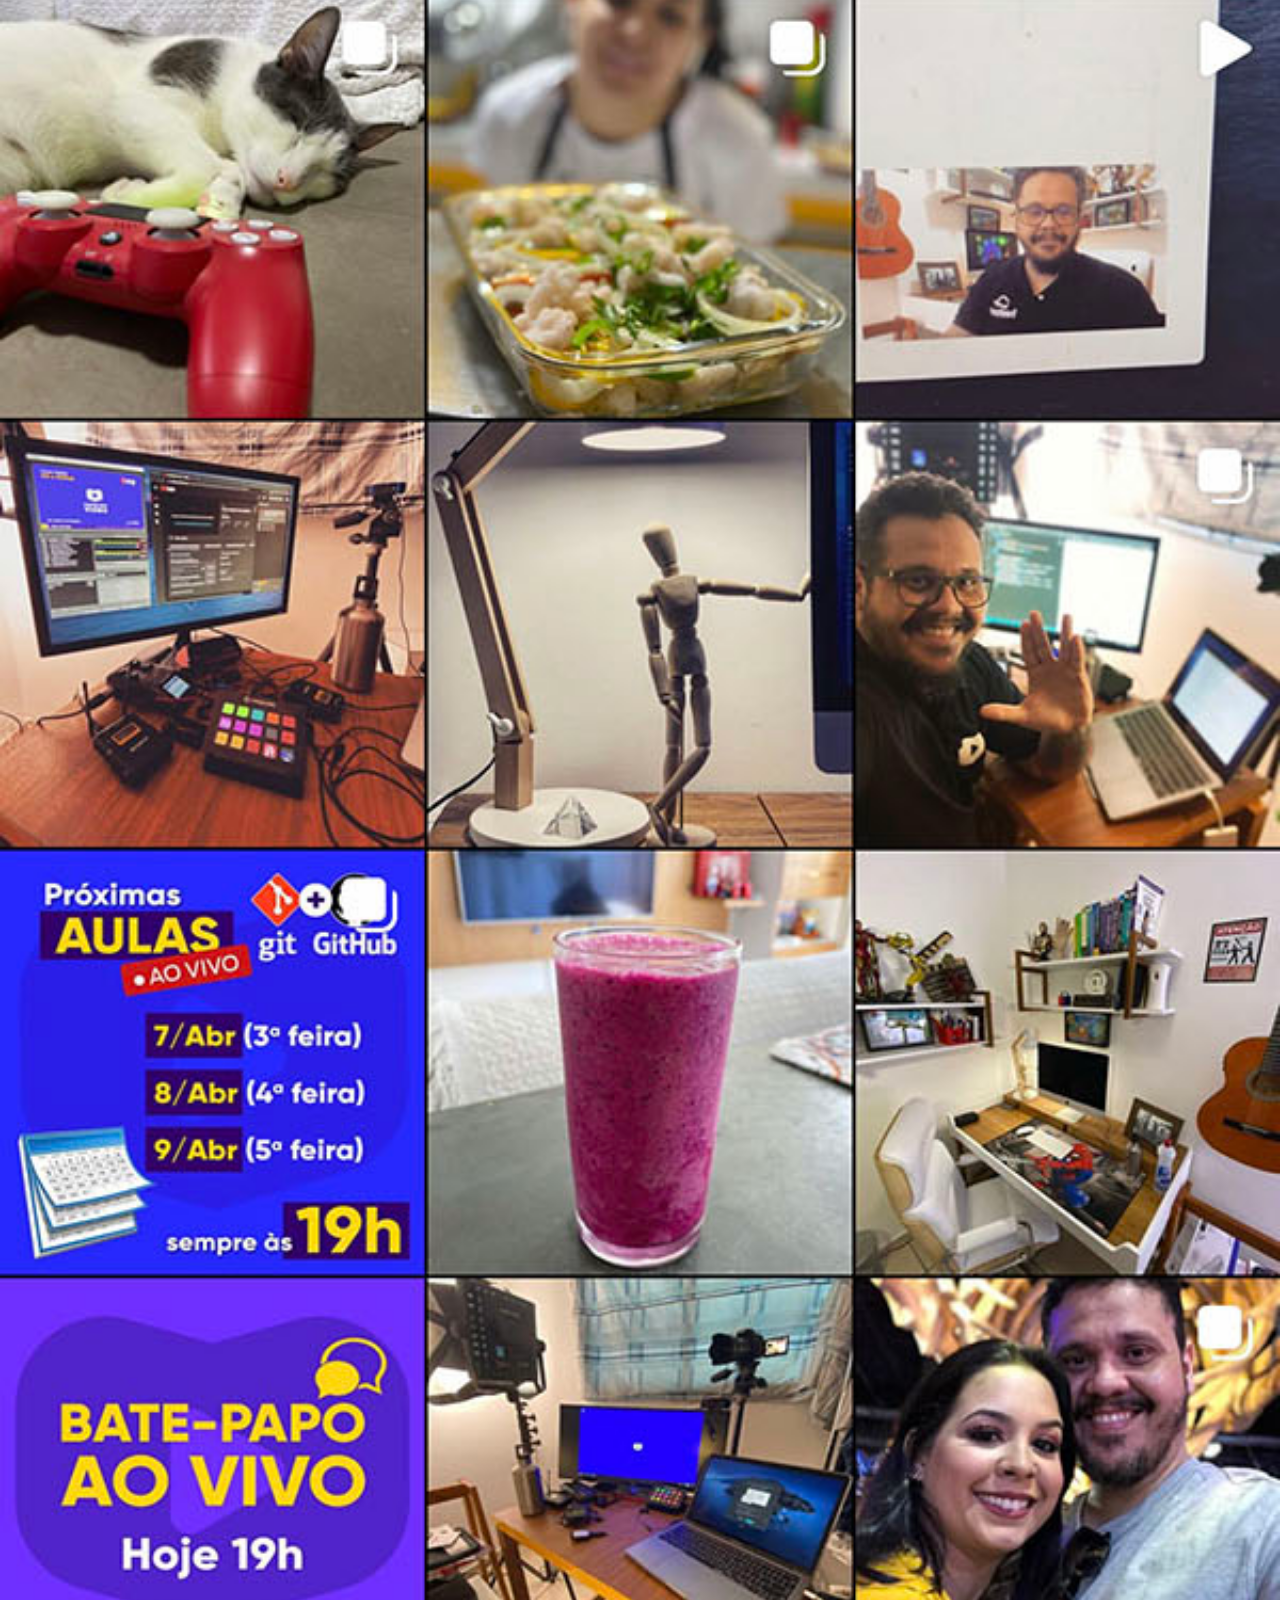
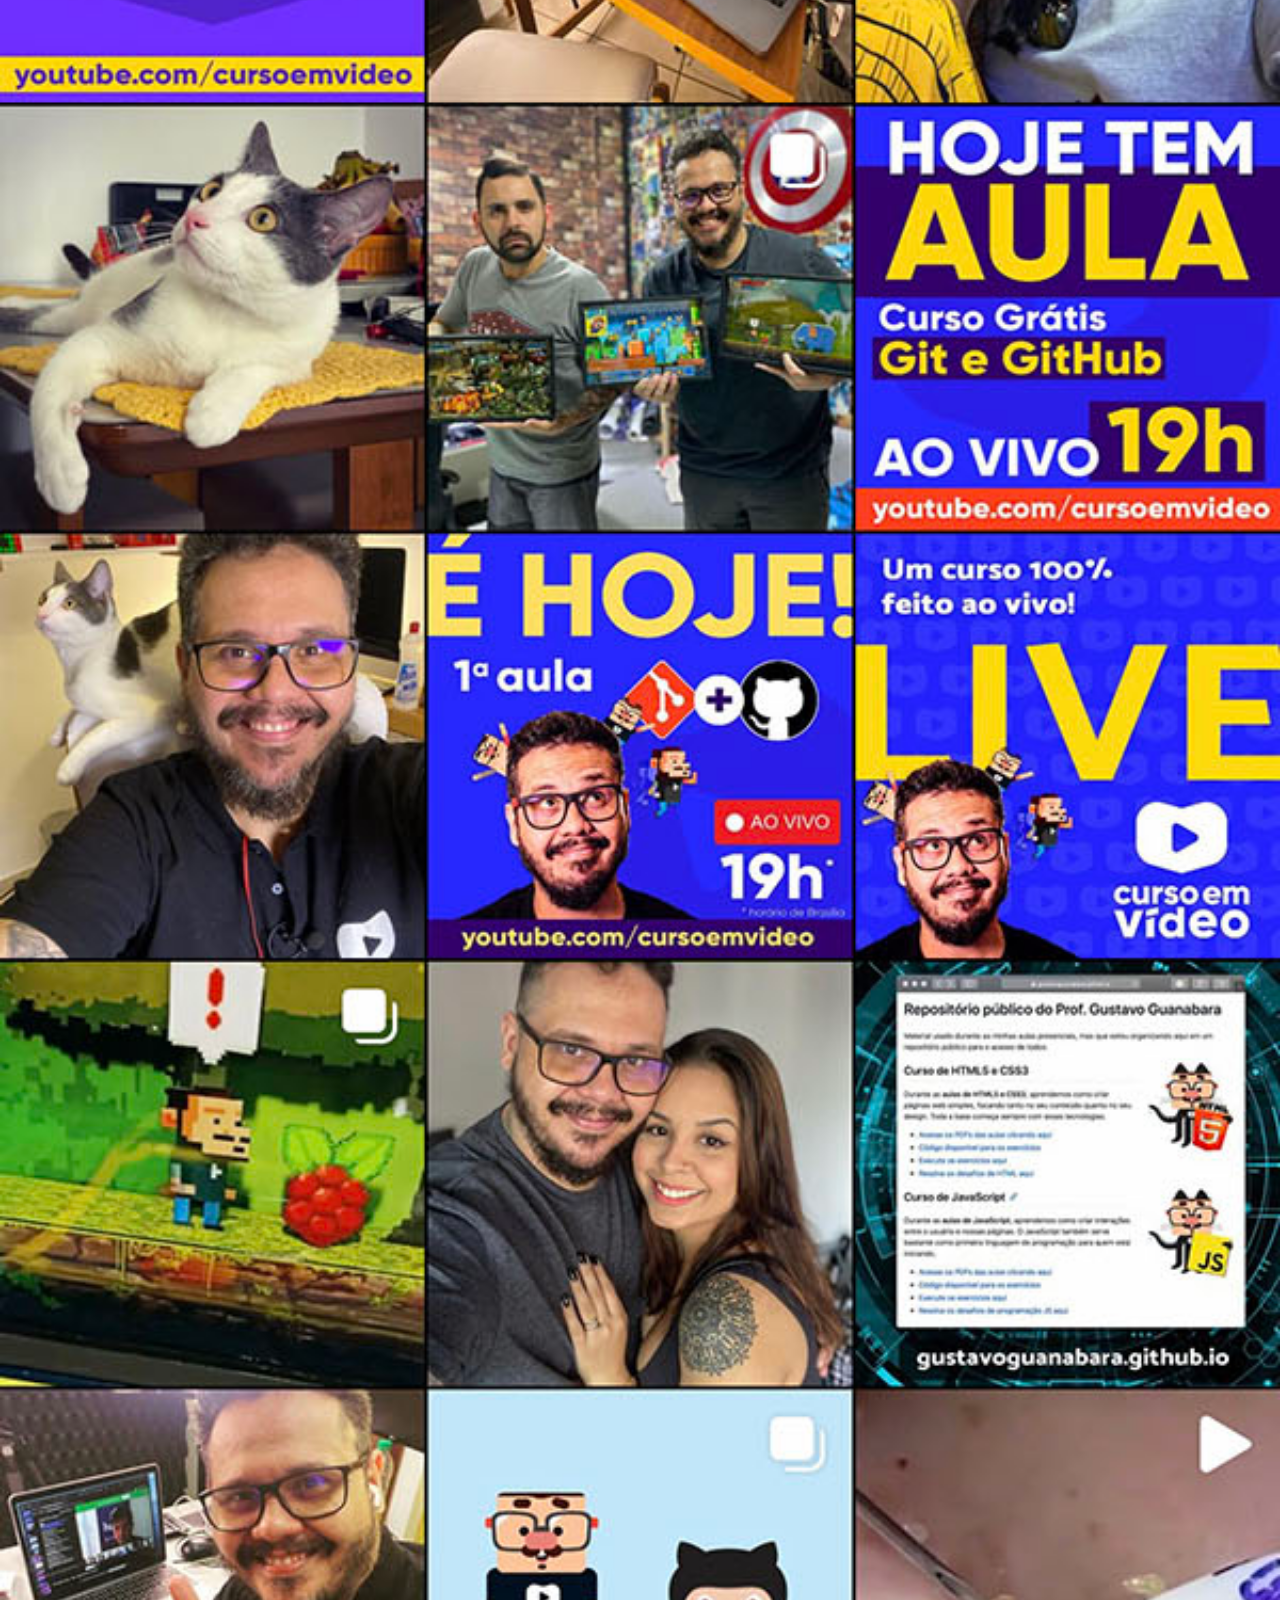
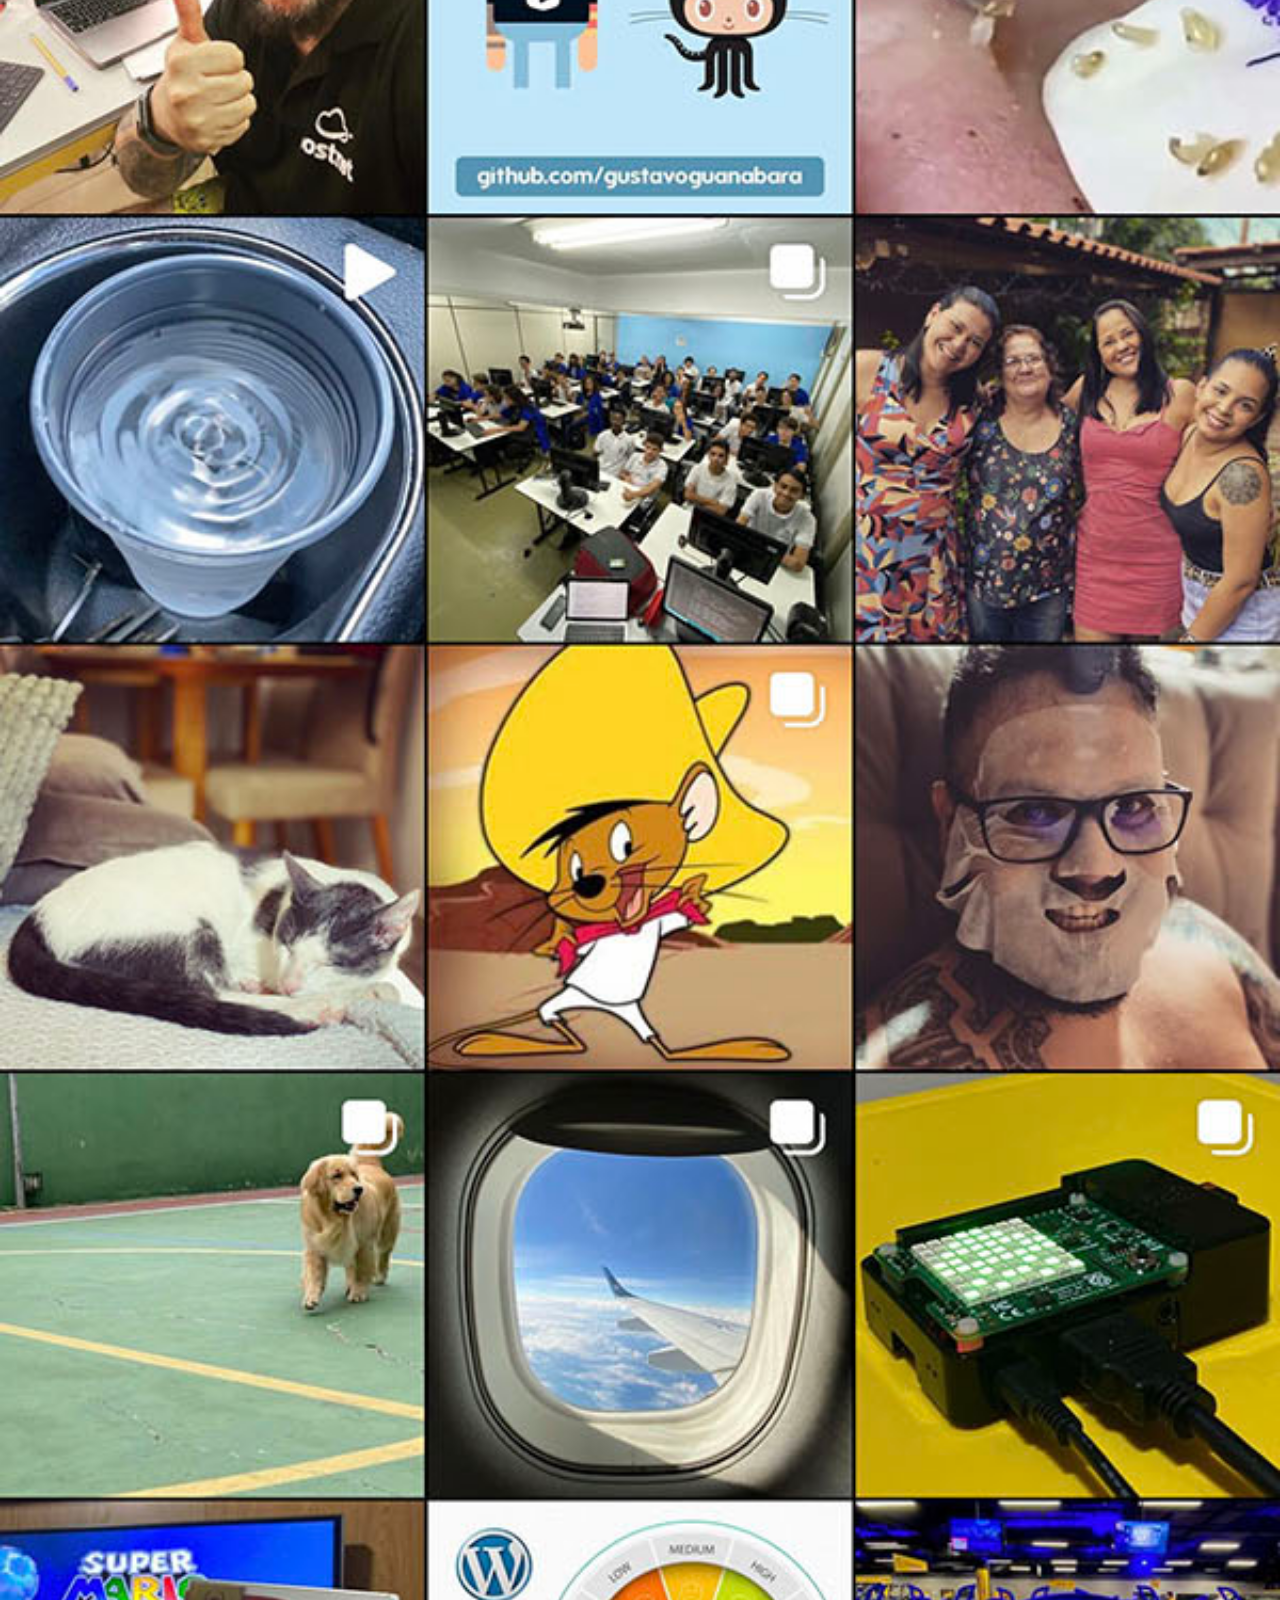
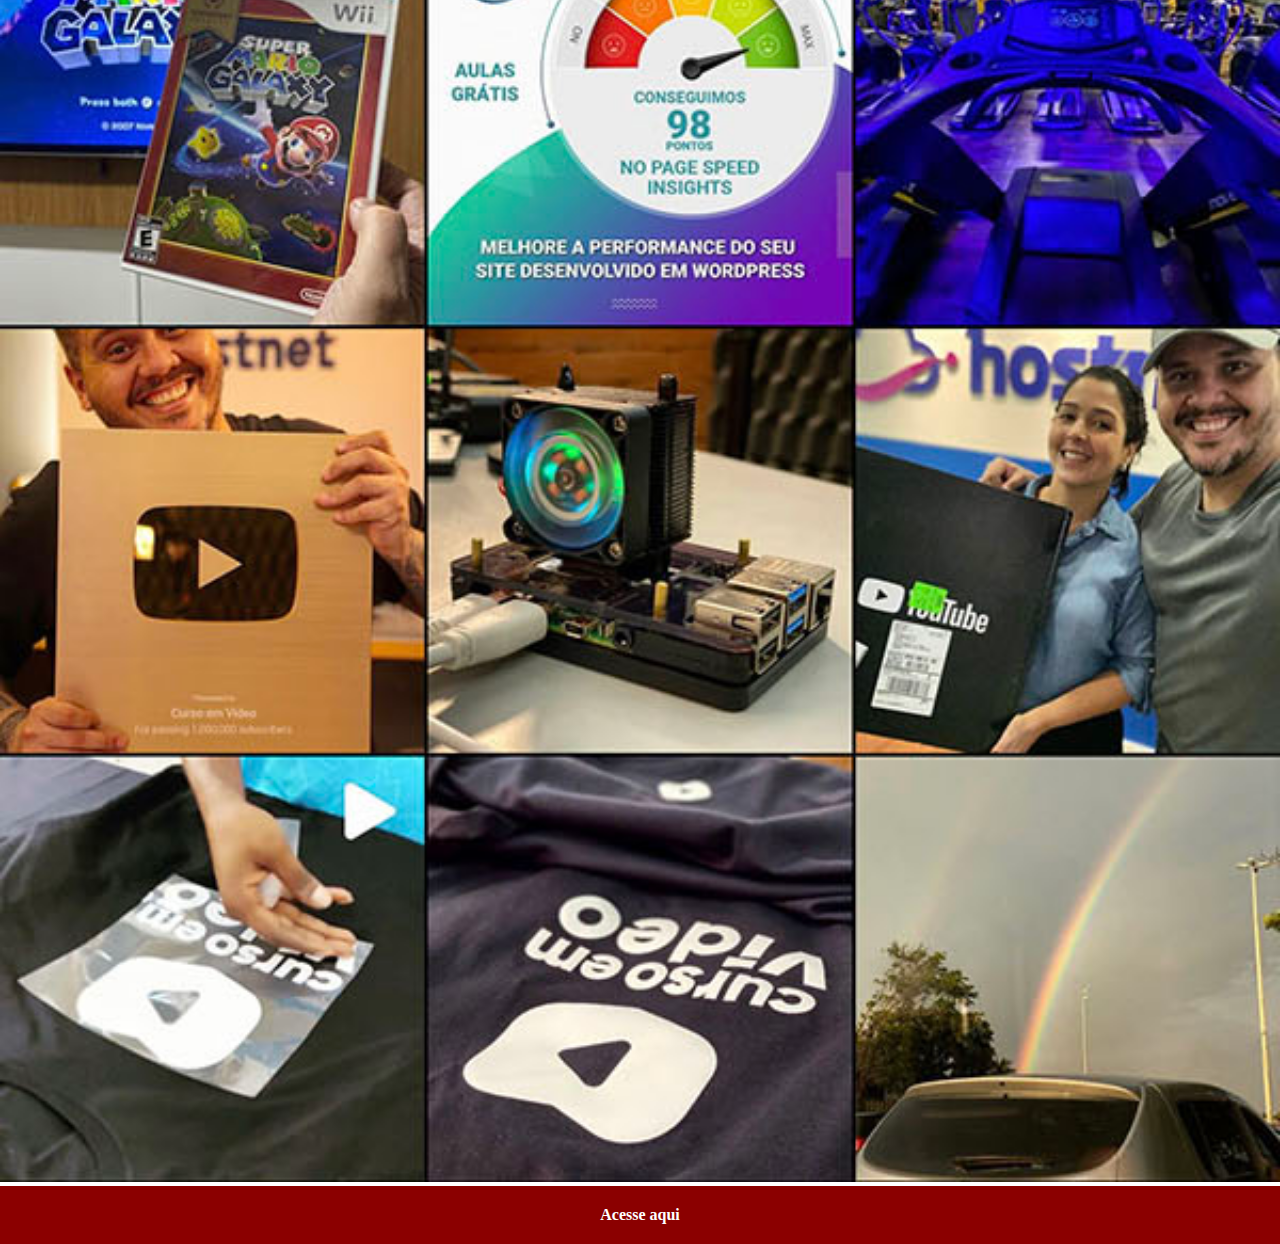
<file: instagram.html>
<!DOCTYPE html>
<html lang="pt-br">
<head>
    <meta charset="UTF-8">
    <meta name="viewport" content="width=device-width, initial-scale=1.0">
    <title>Instagram</title>
    <link rel="stylesheet" href="./estilos/social.css">

</head>
<body>
    <img src="imagens/tela-instagram.jpg" alt="">
    <a href="https://www.instagram.com/gustavoguanabara/" target="_blank">Acesse aqui</a>
</body>
</html>
</file>
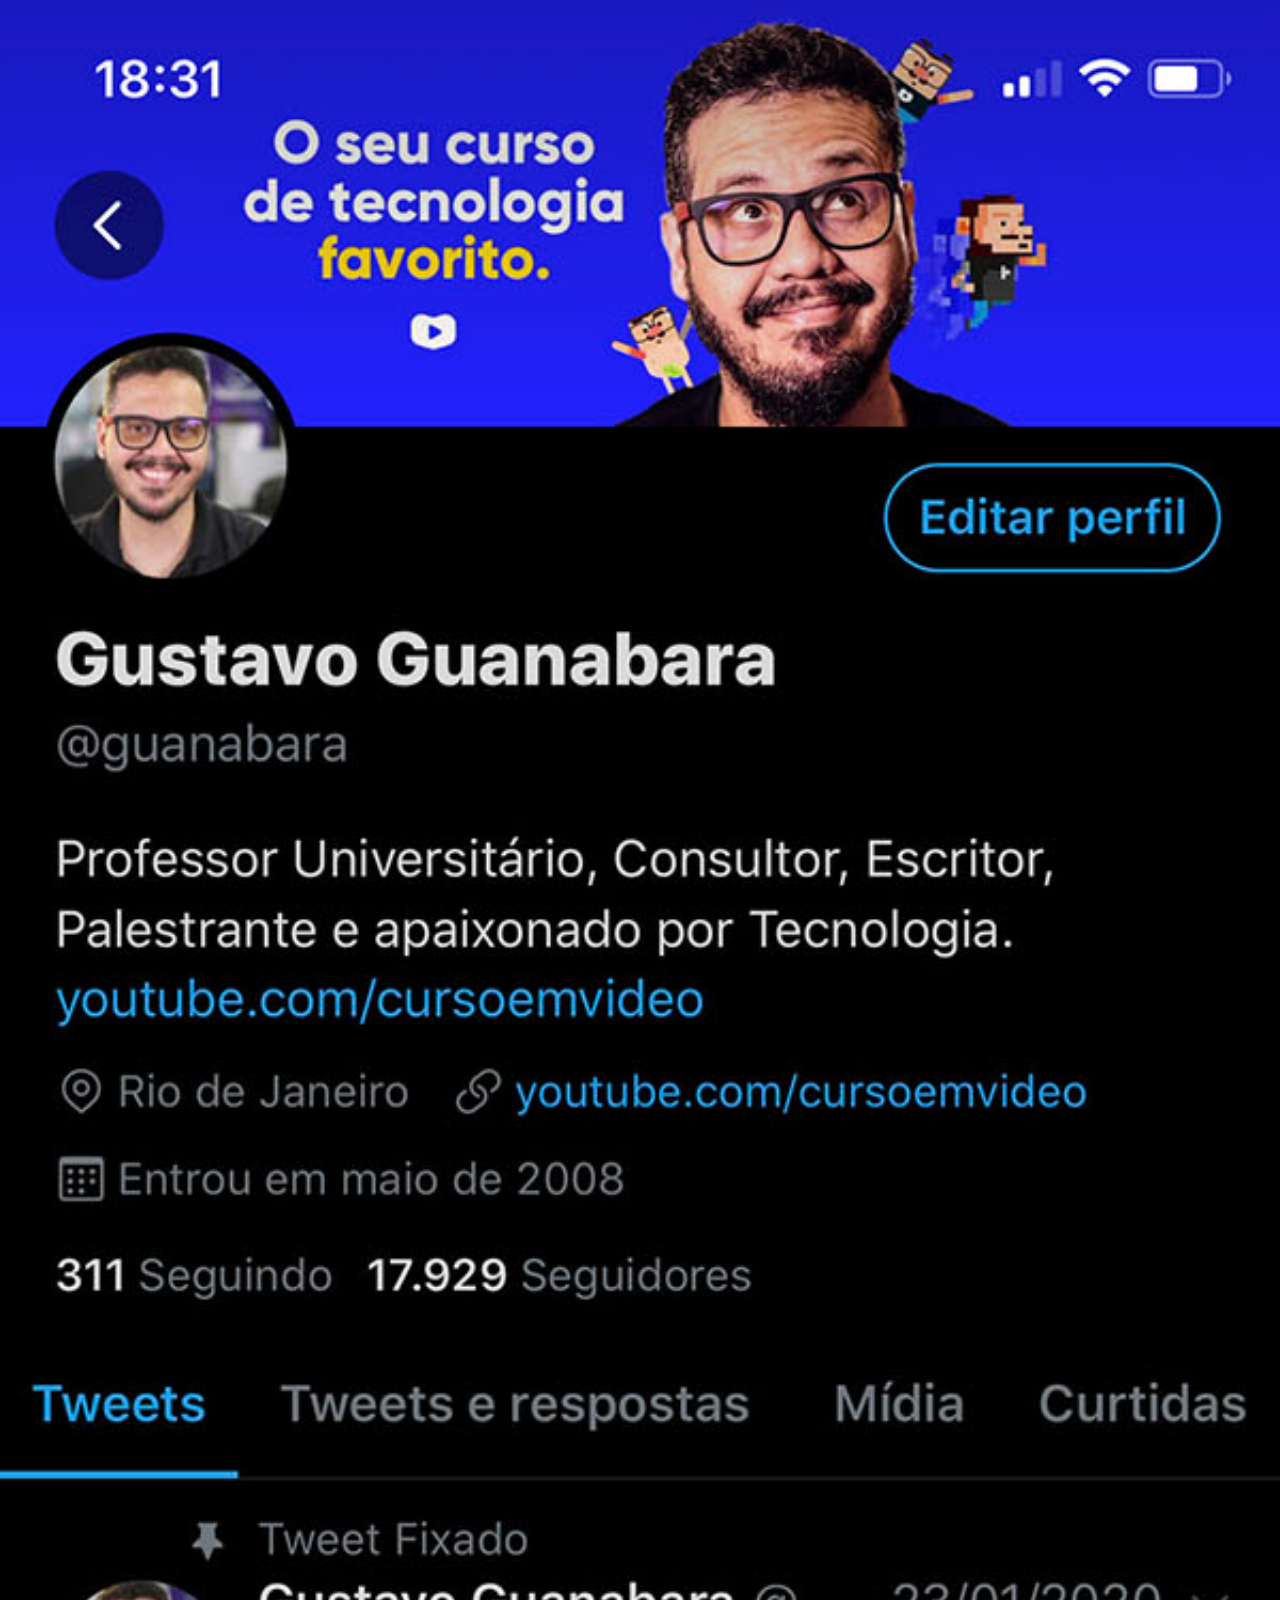
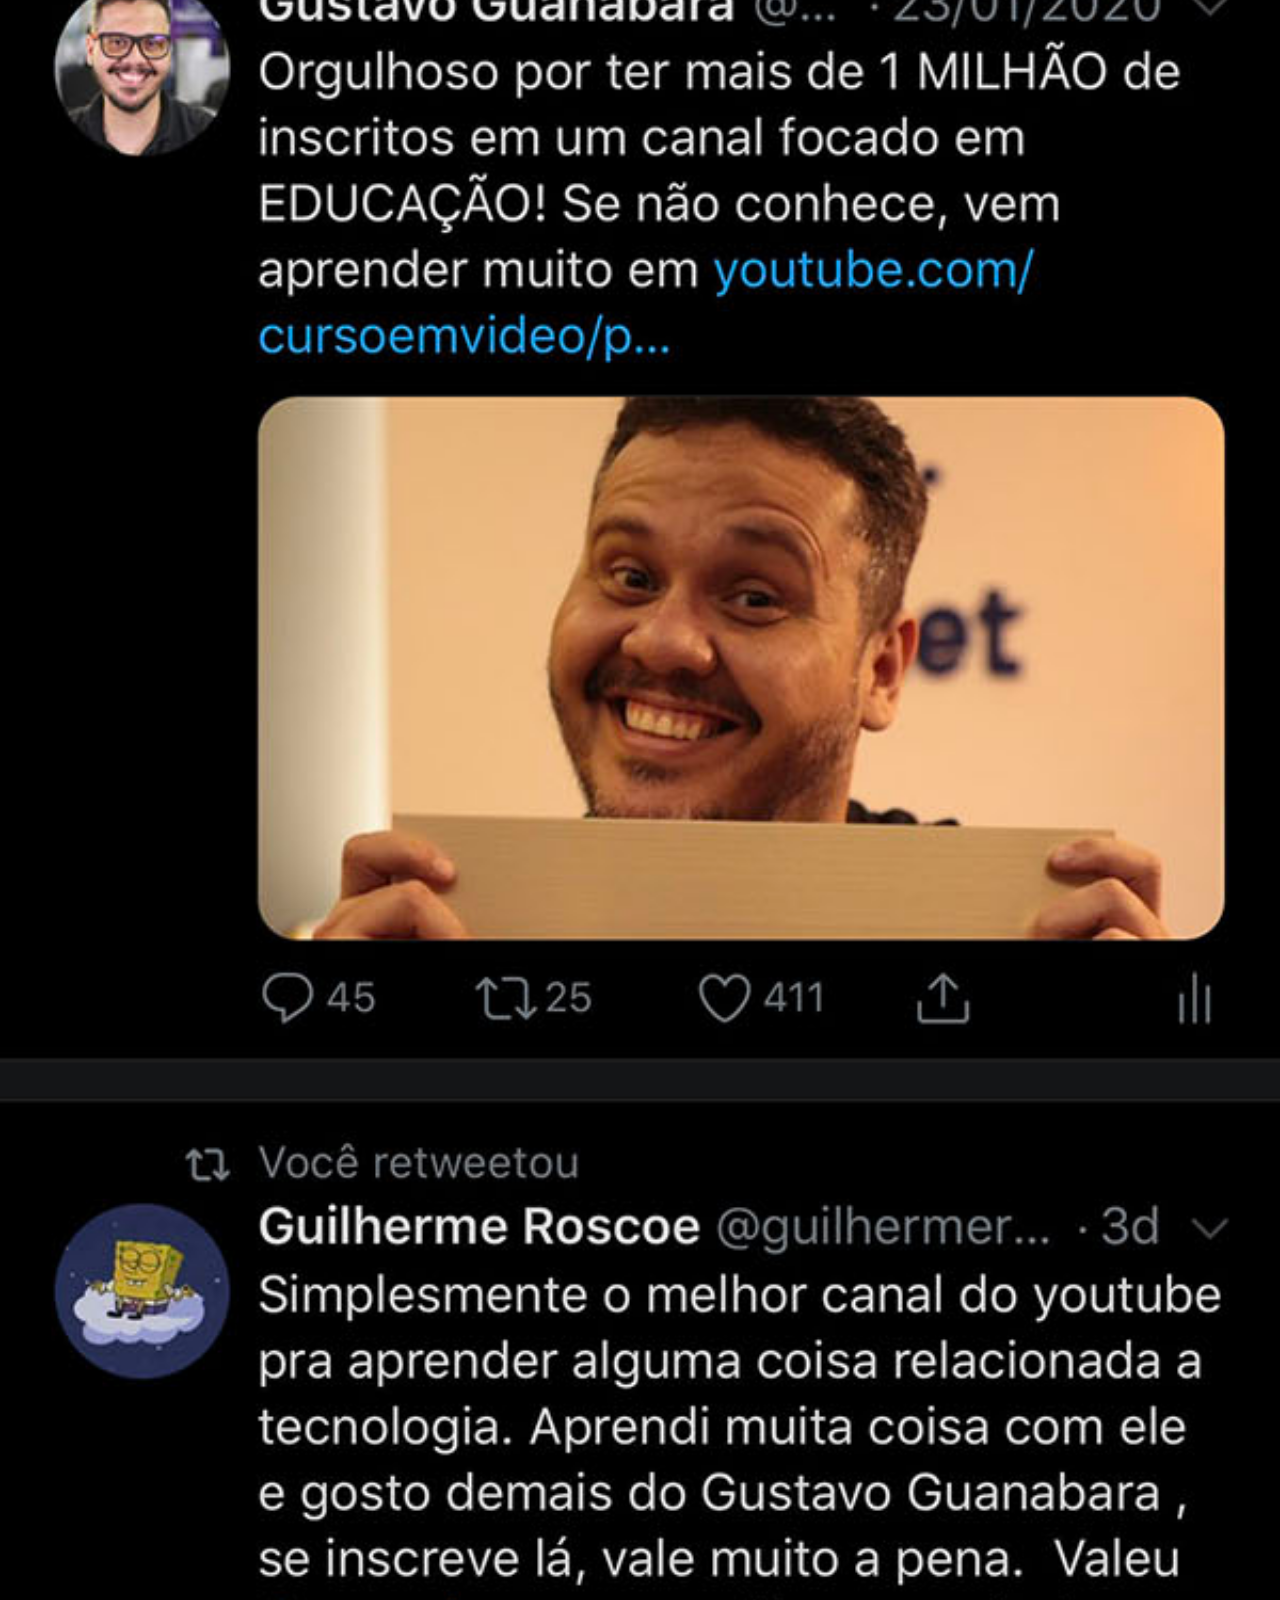
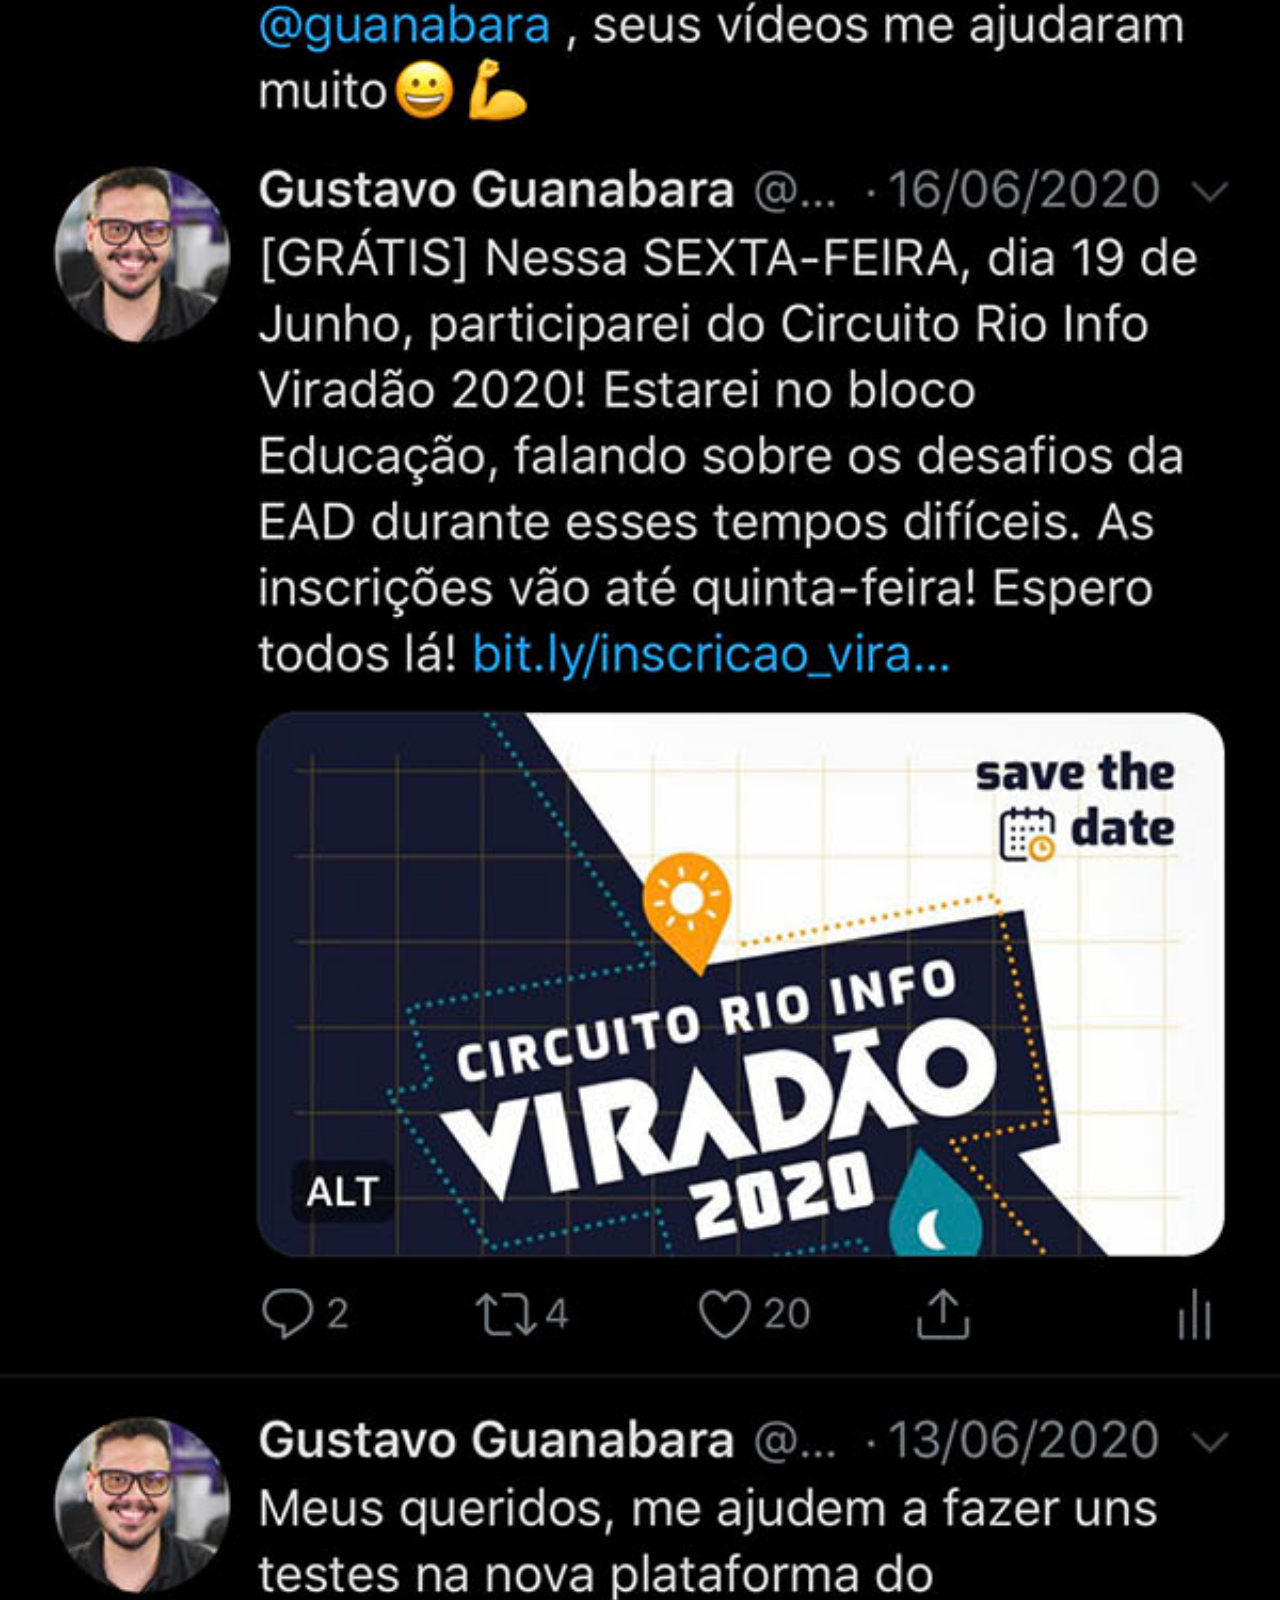
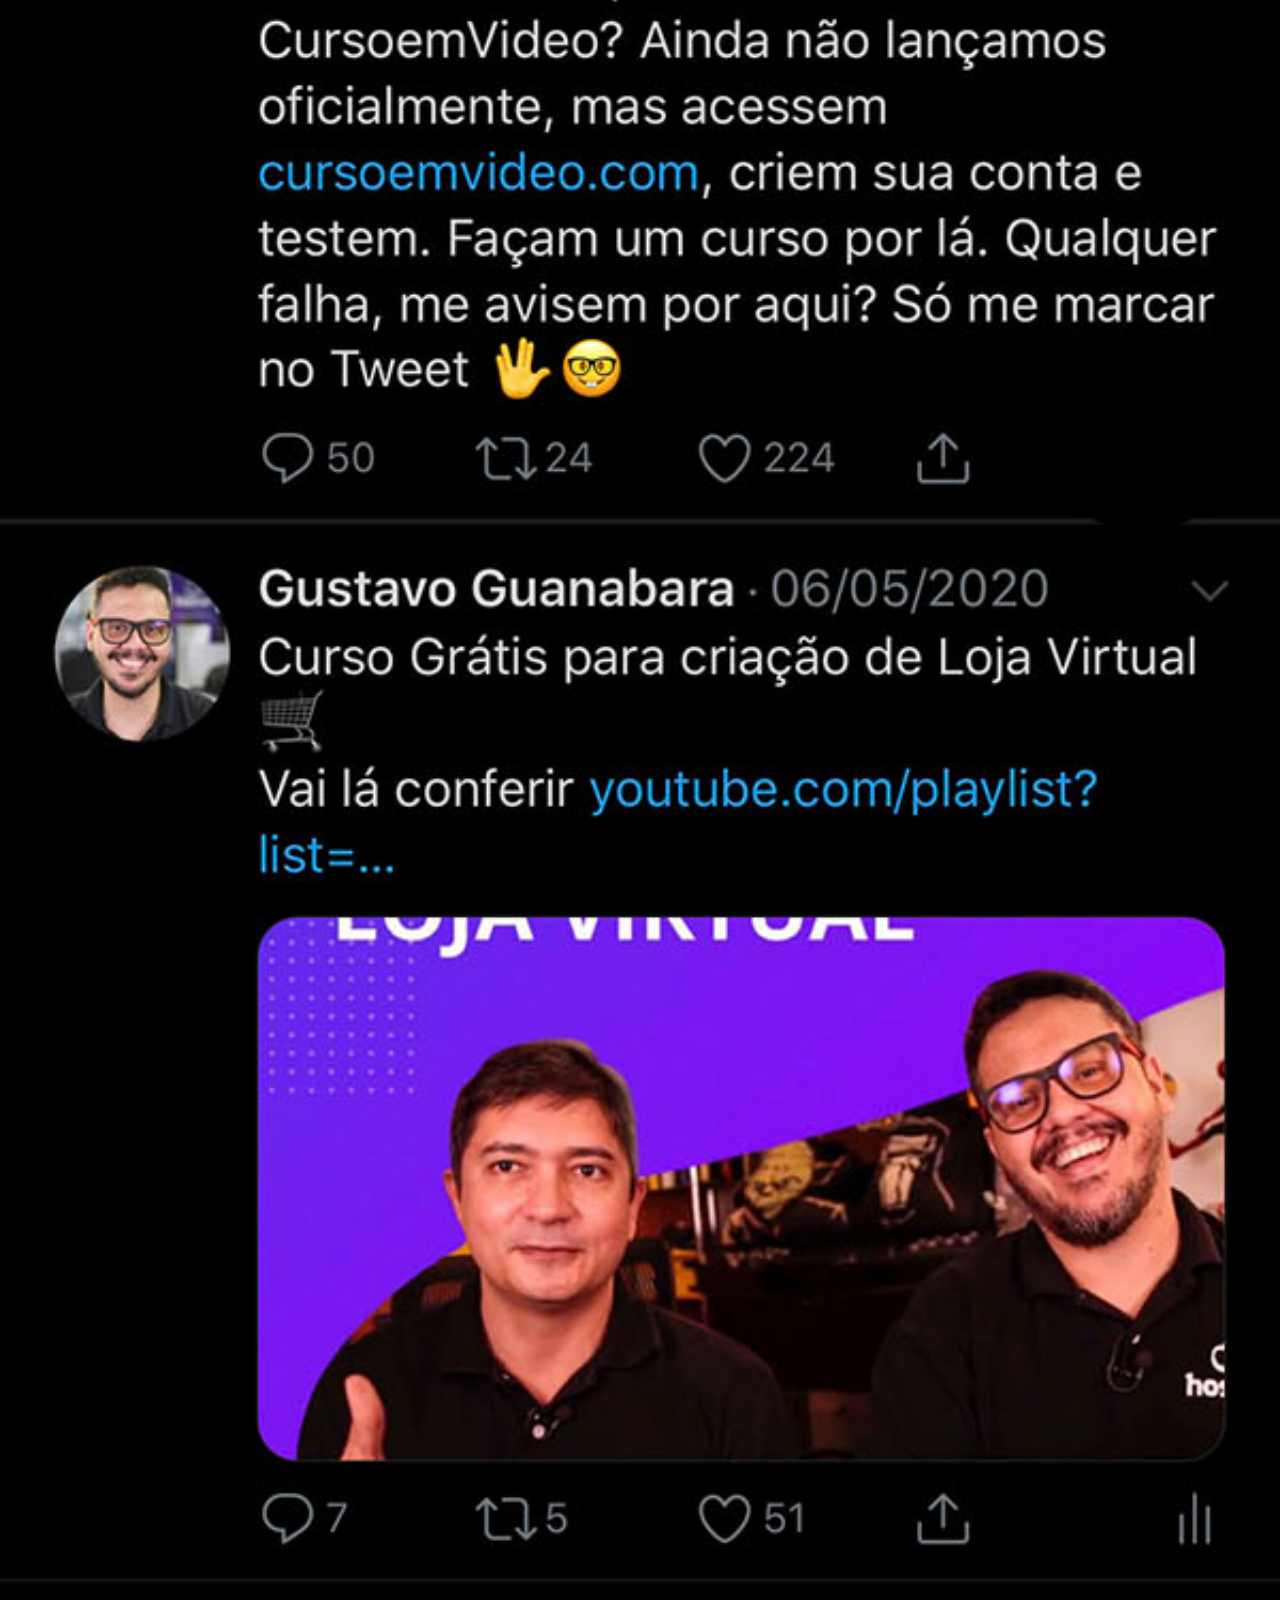
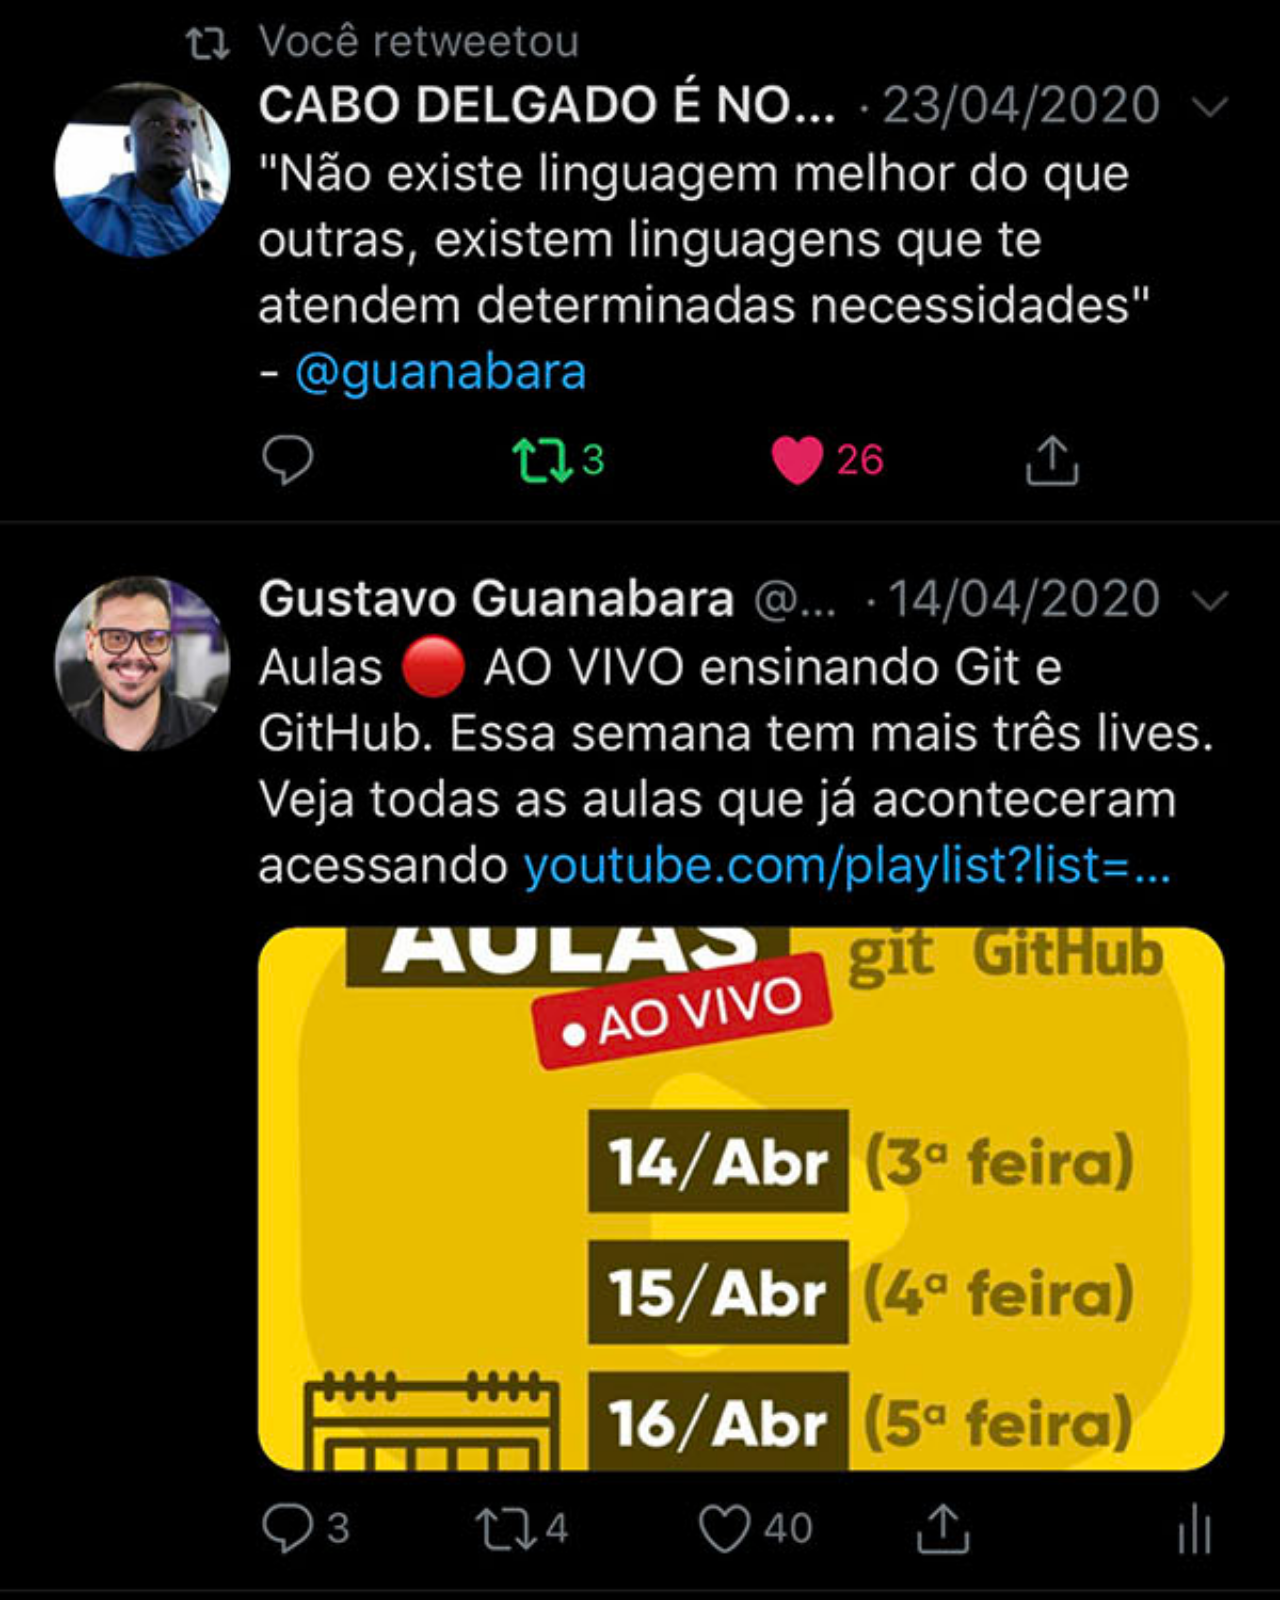
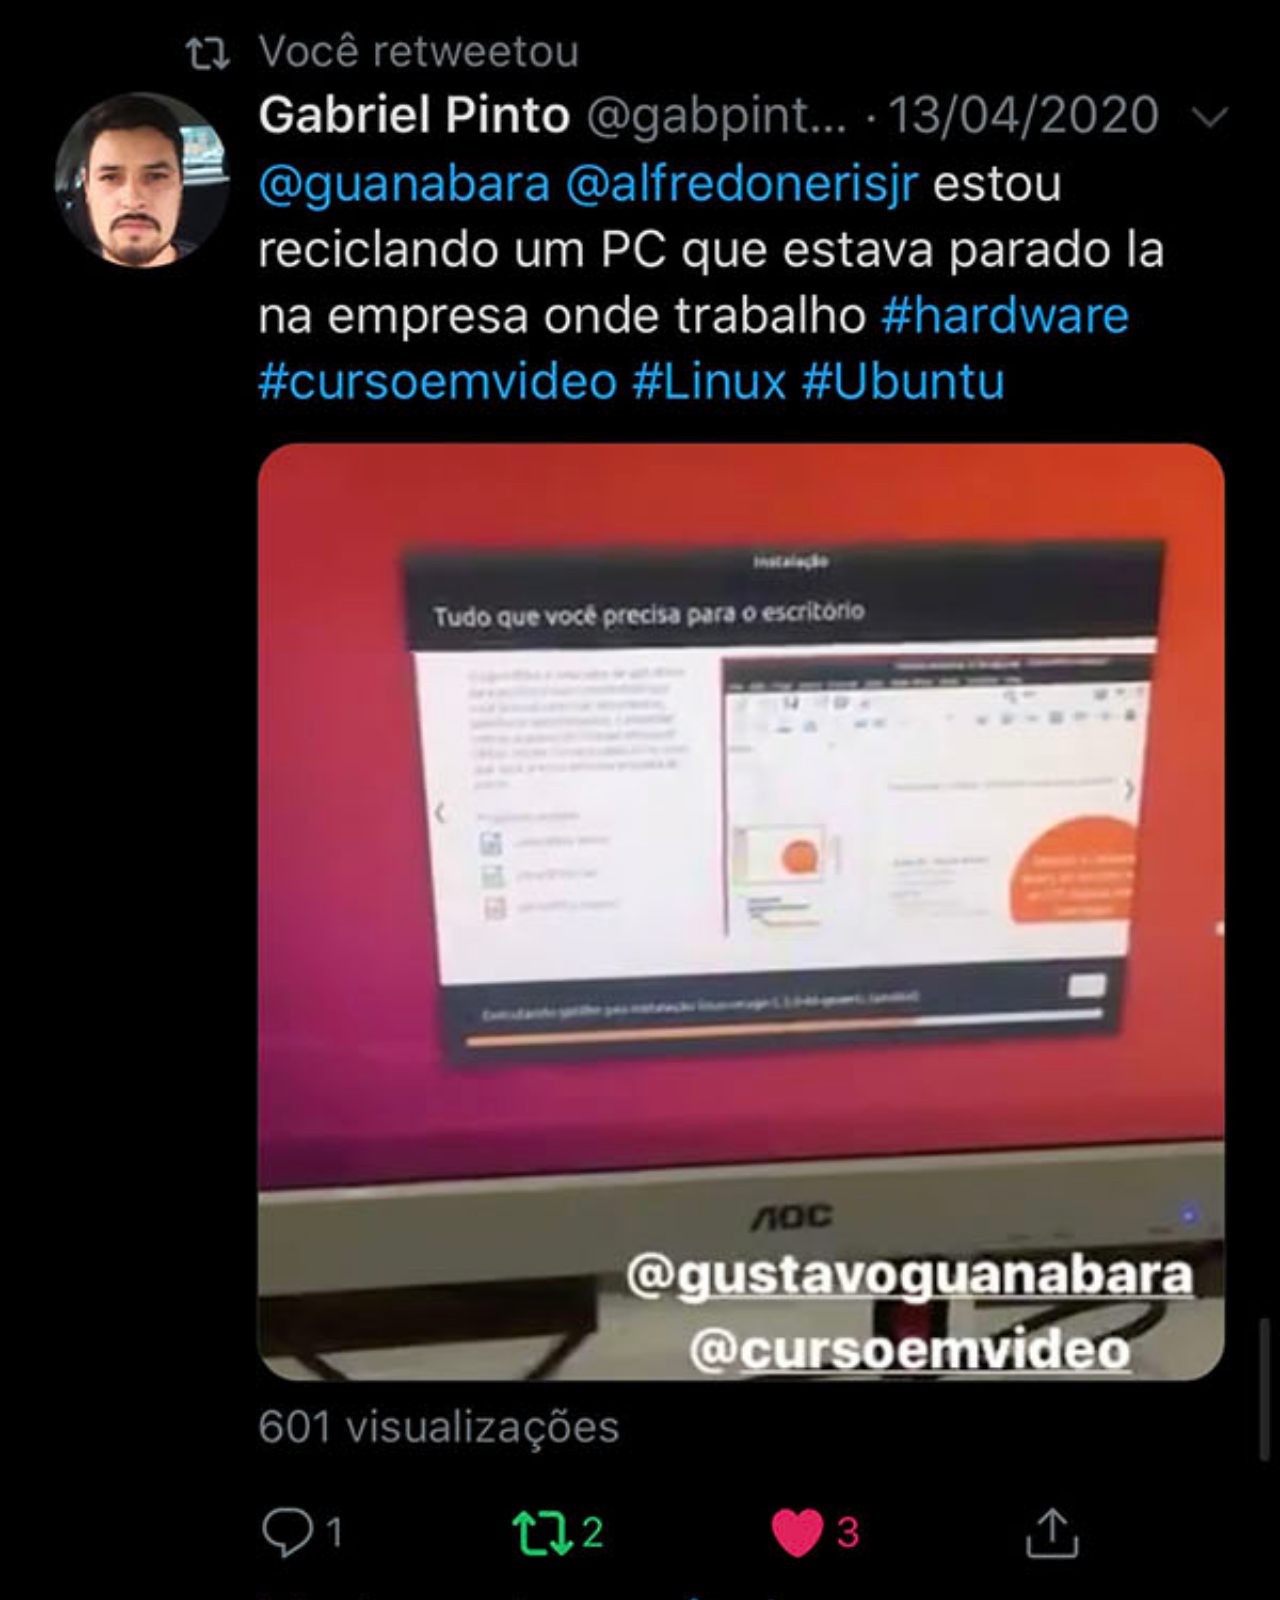
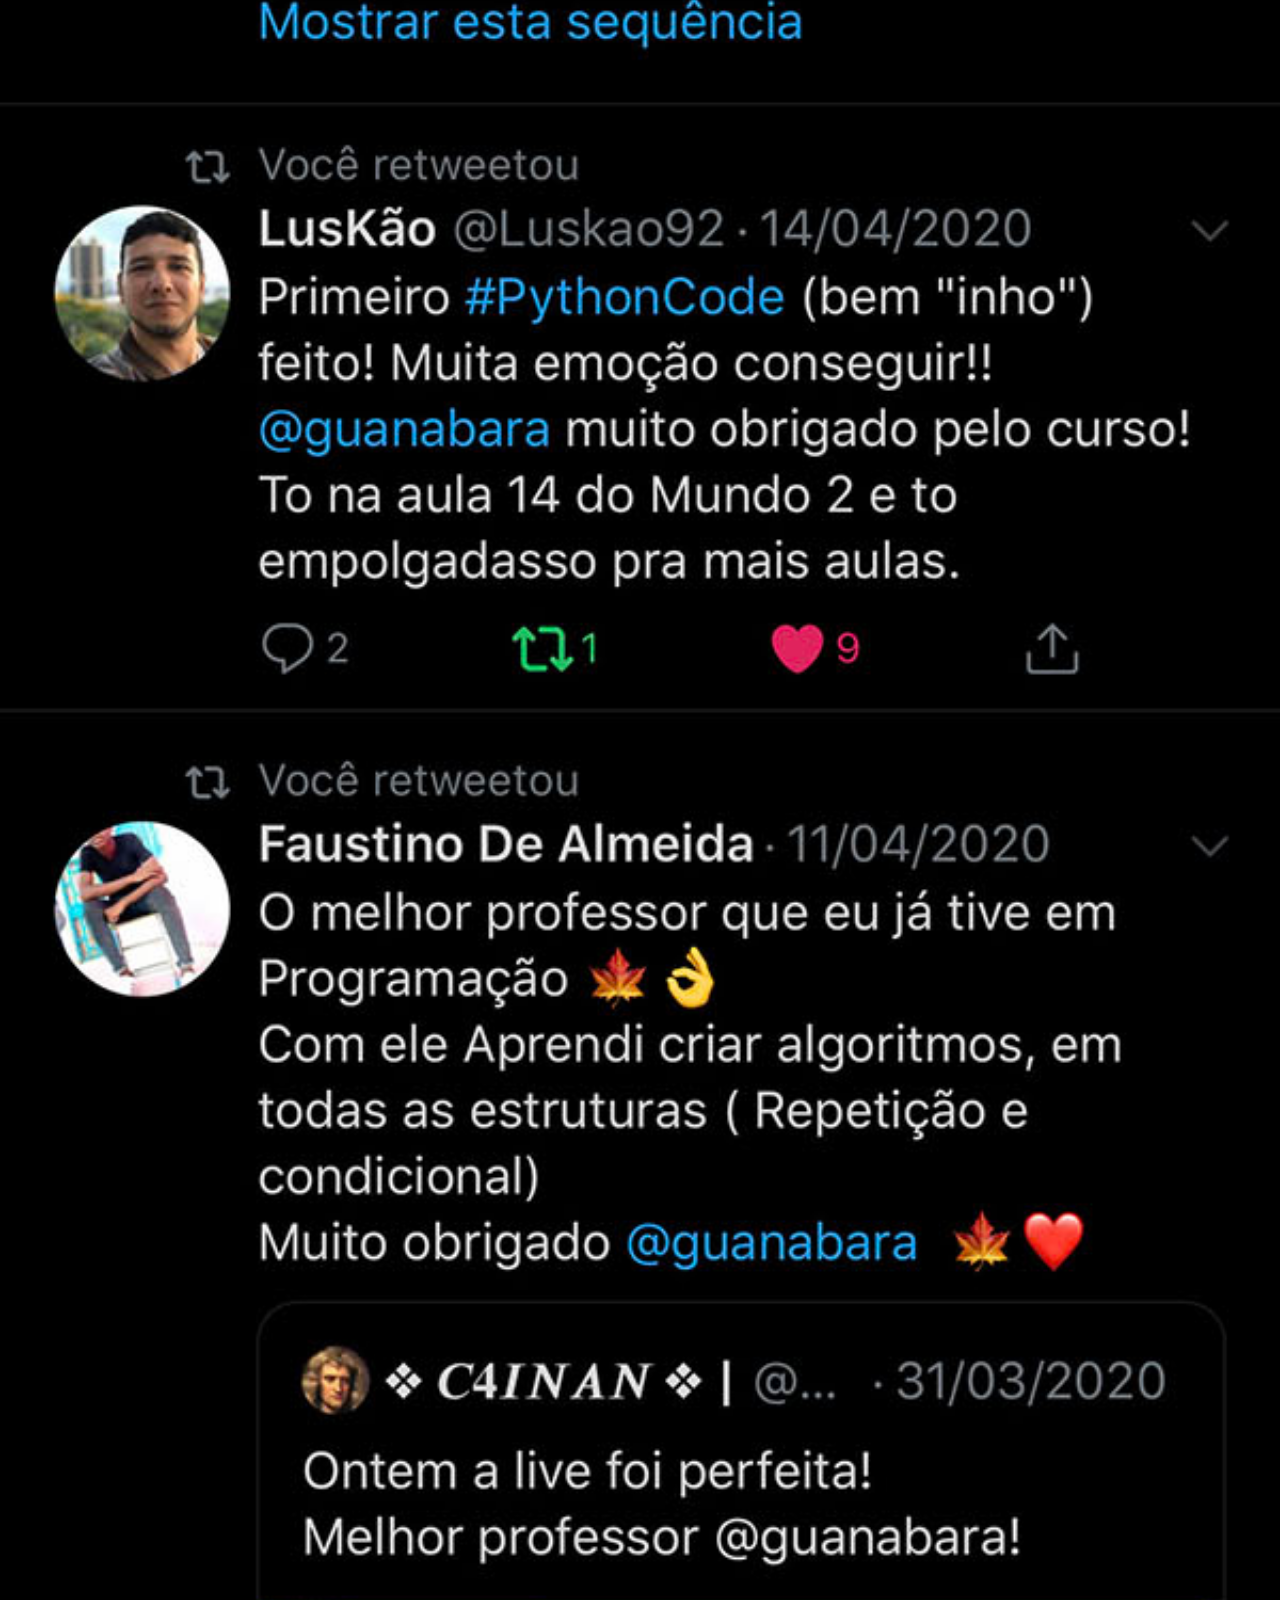
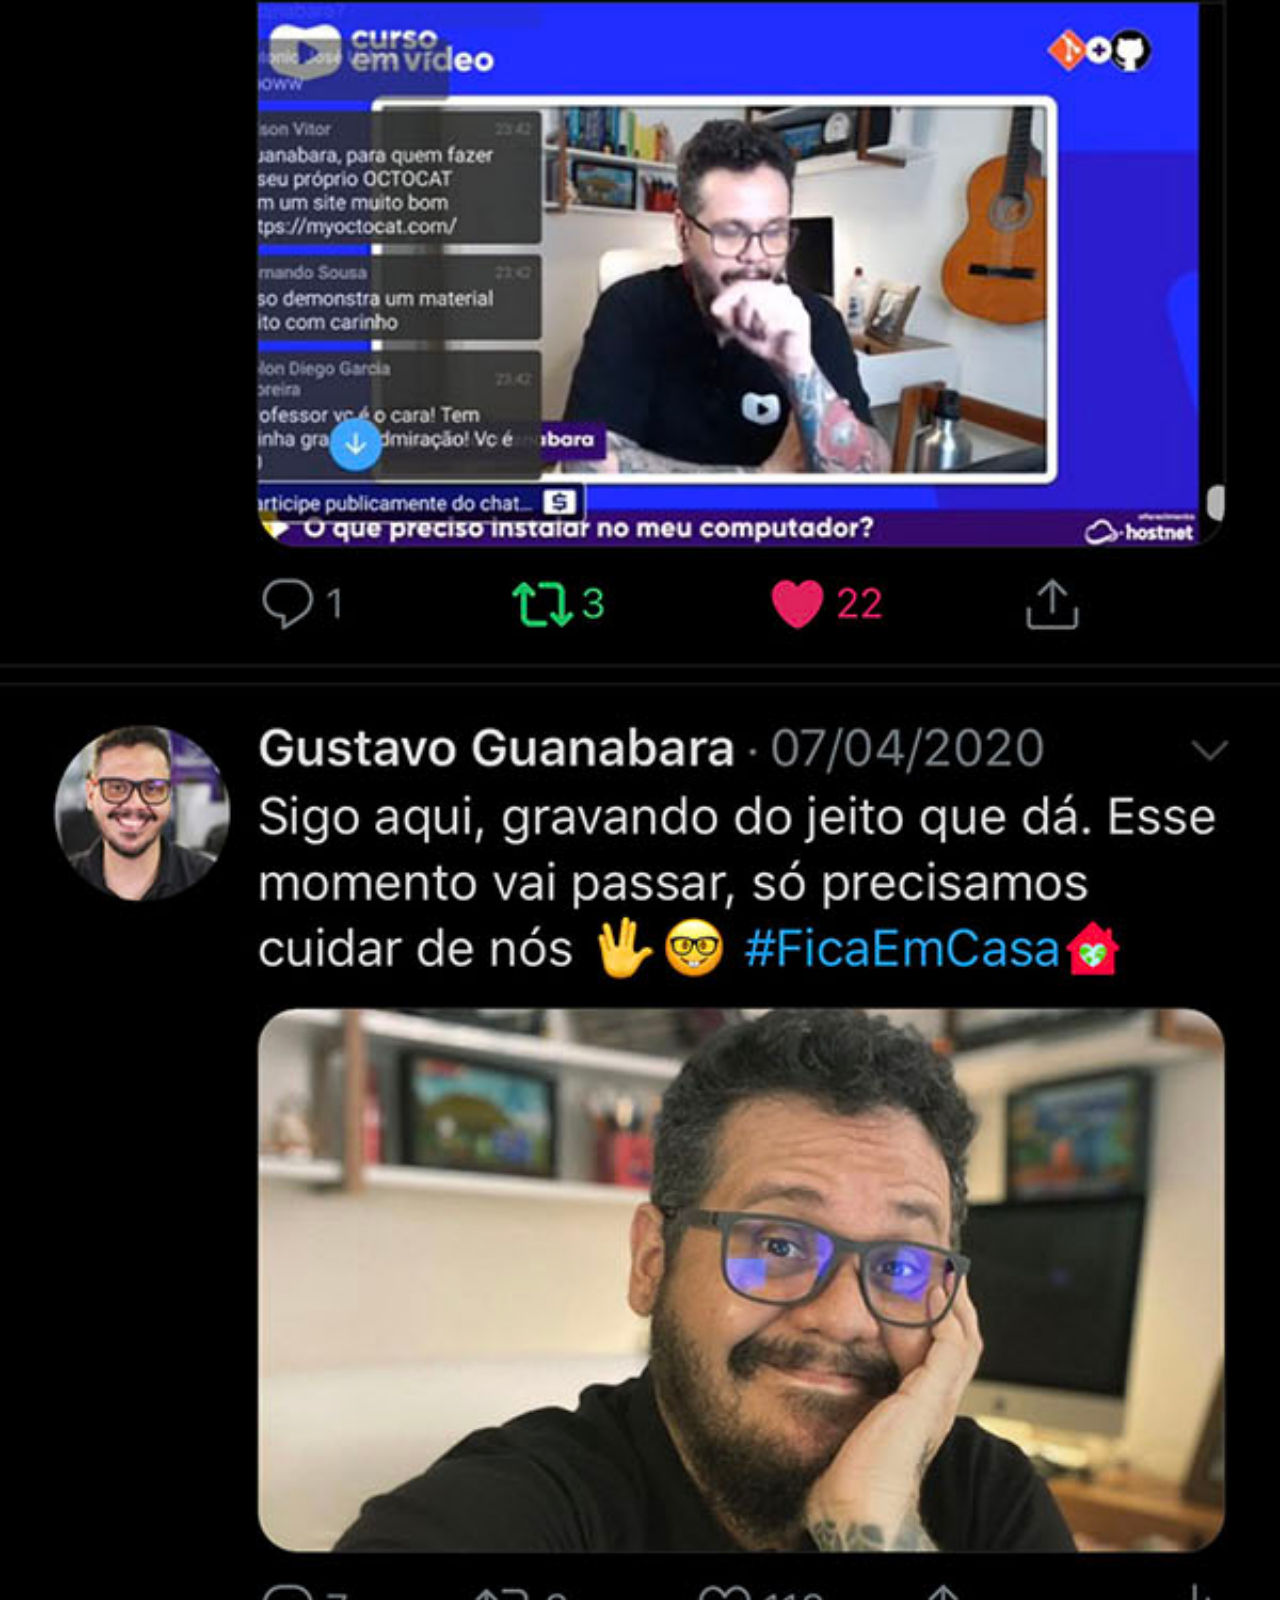
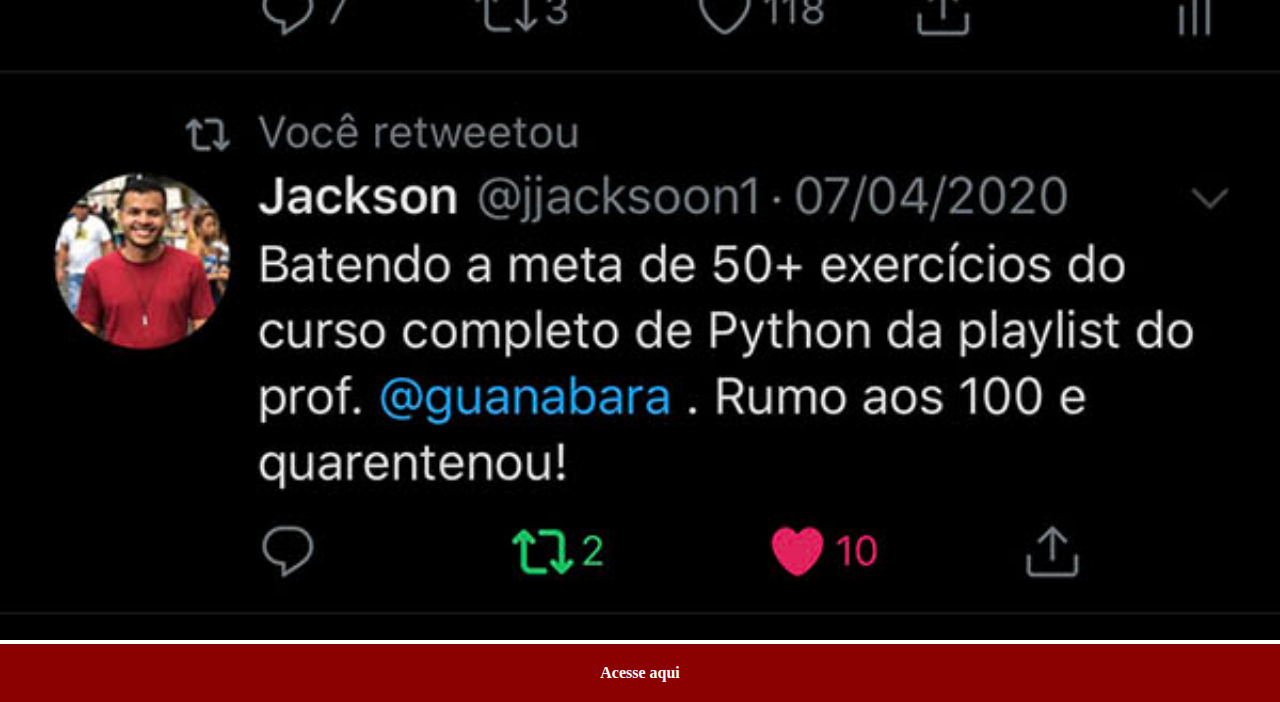
<file: twitter.html>
<!DOCTYPE html>
<html lang="pt-br">
<head>
    <meta charset="UTF-8">
    <meta name="viewport" content="width=device-width, initial-scale=1.0">
    <title>Twitter</title>
    <link rel="stylesheet" href="./estilos/social.css">

</head>
<body>
    <img src="imagens/tela-twitter.jpg" alt="">
    <a href="https://twitter.com/guanabara" target="_blank">Acesse aqui</a>
</body>
</html>
</file>
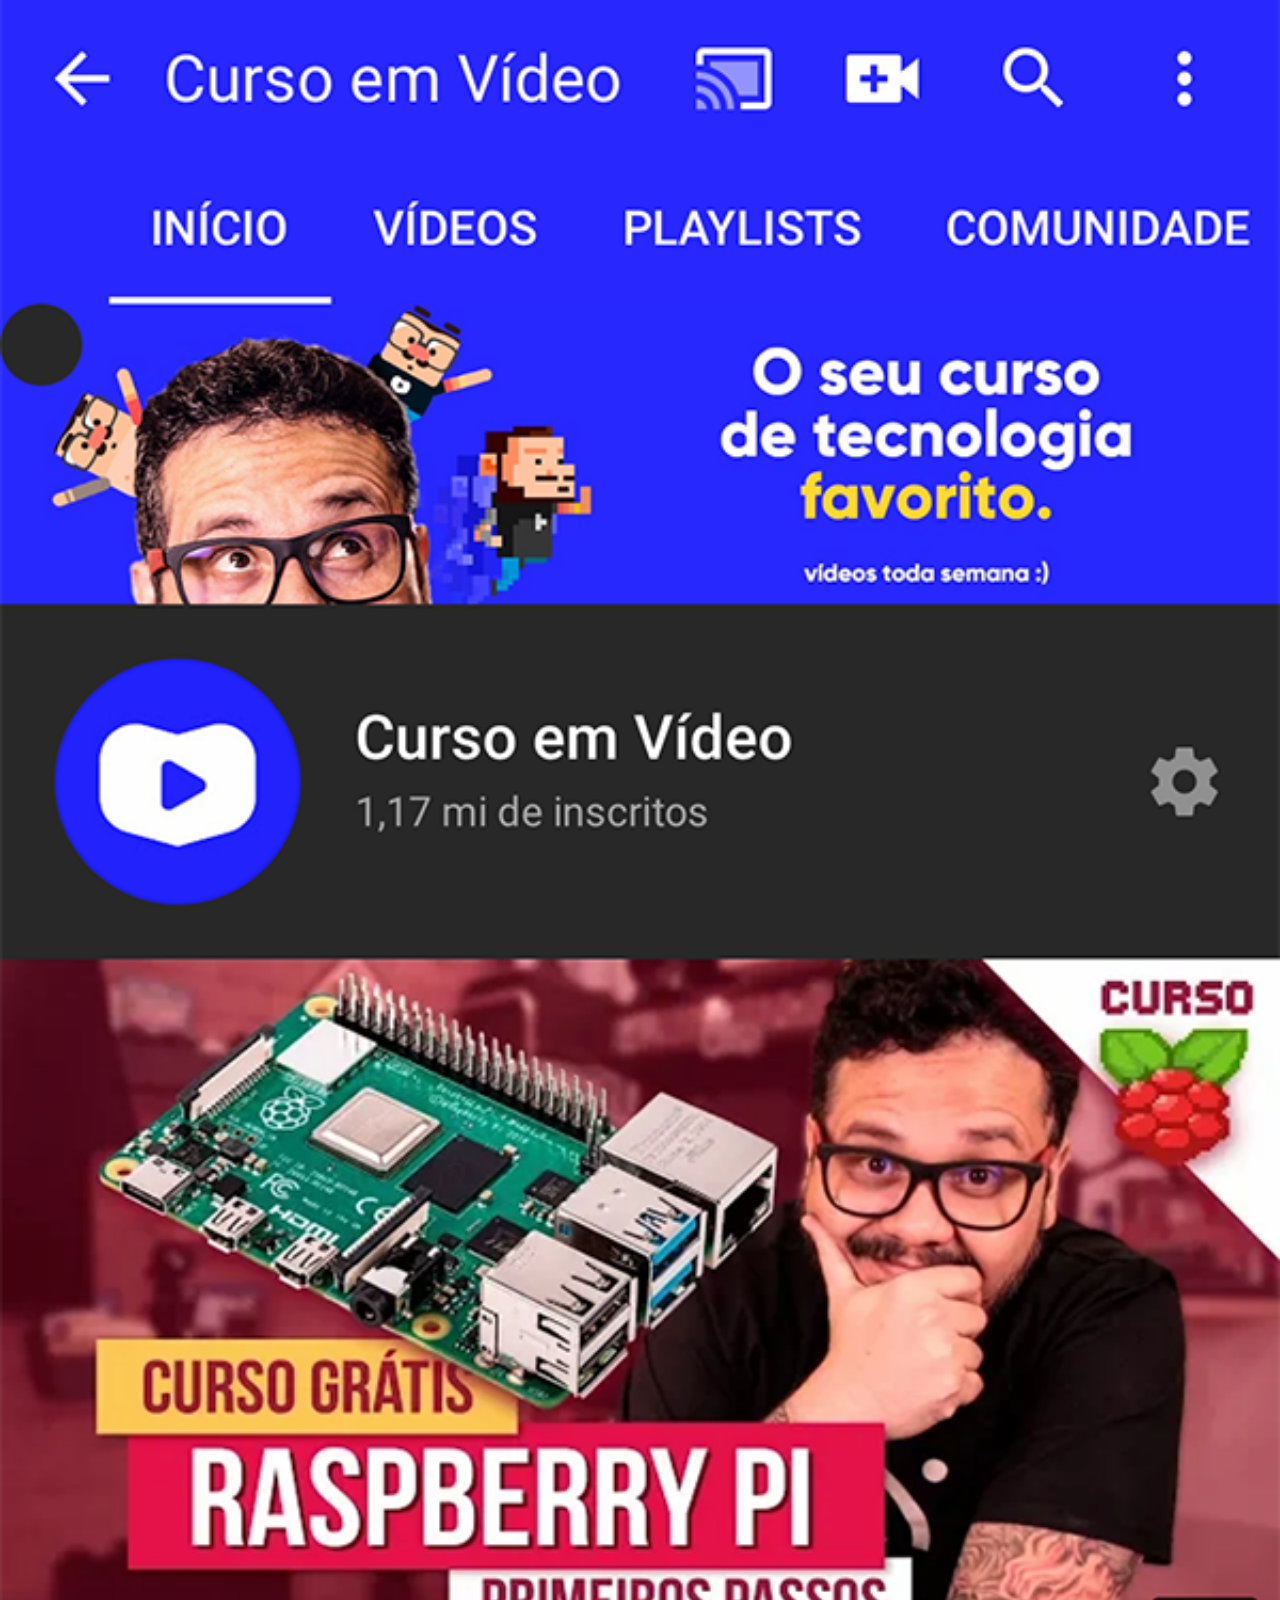
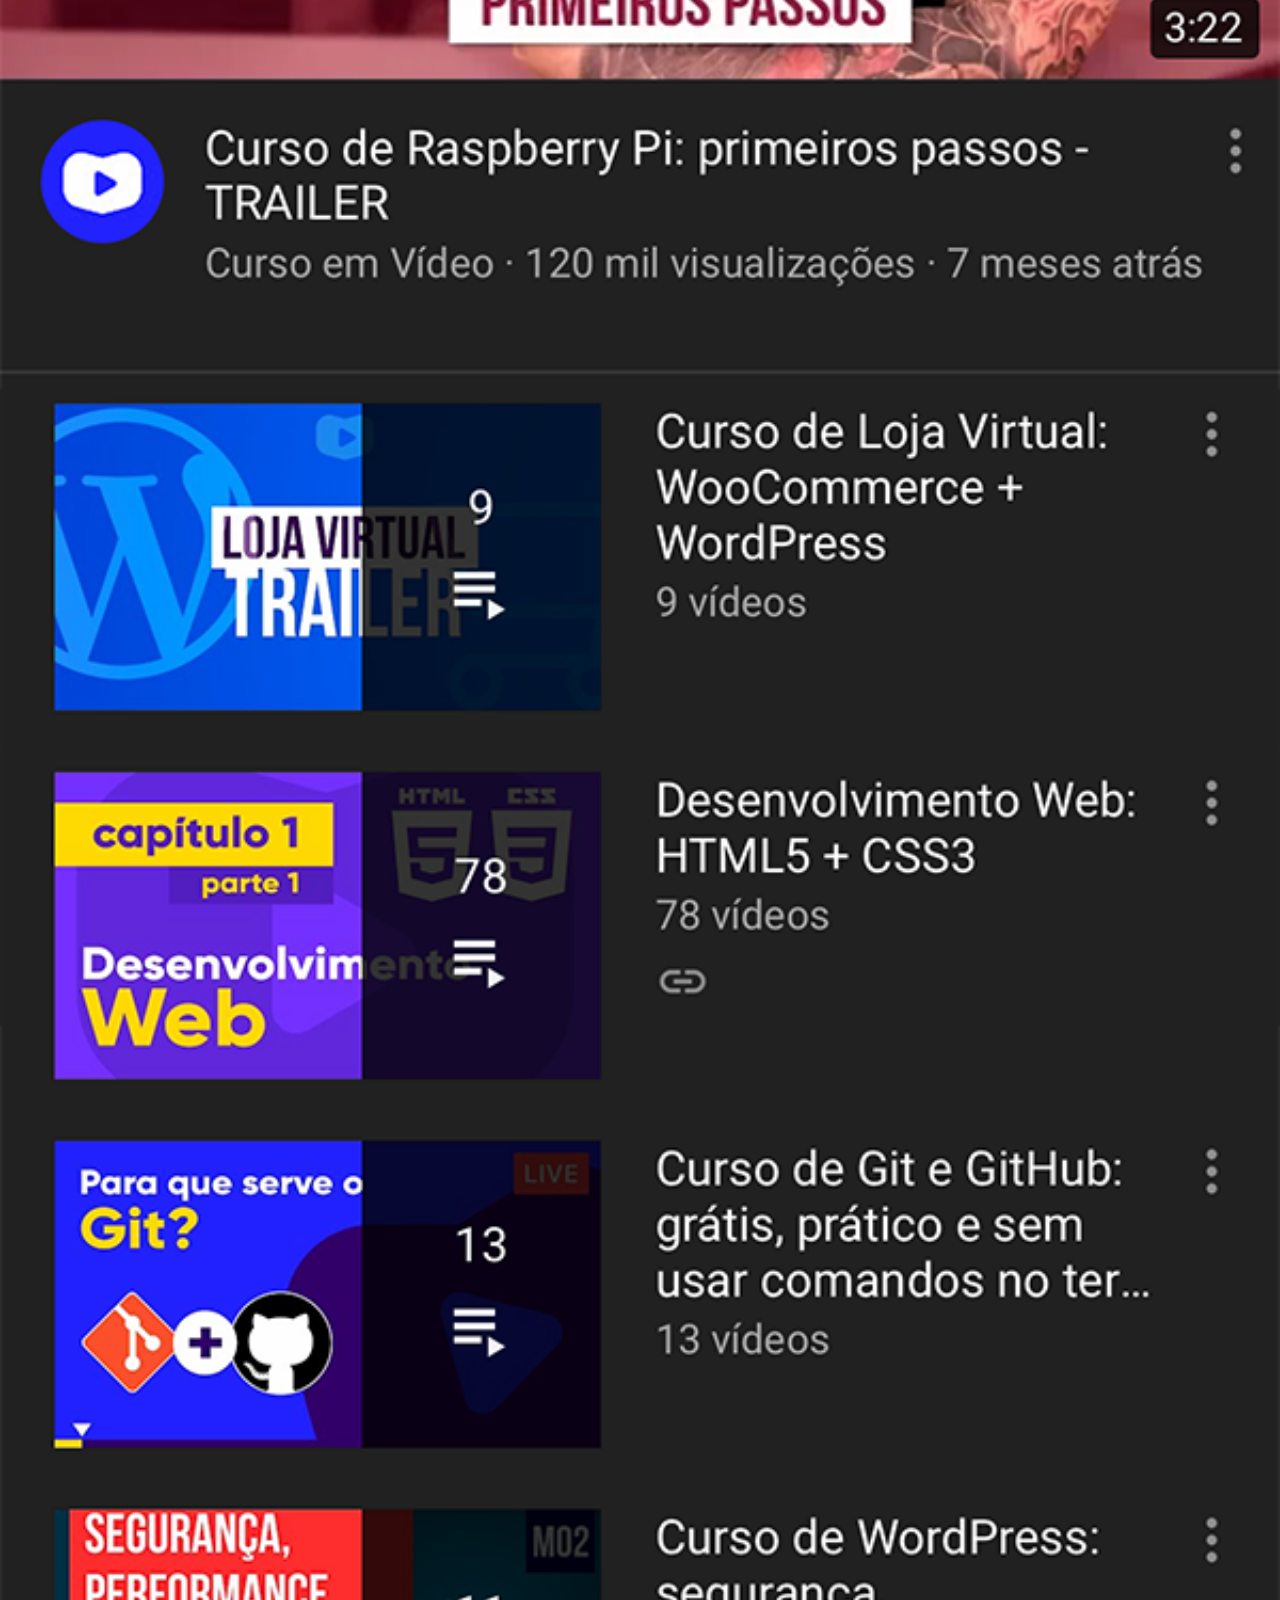
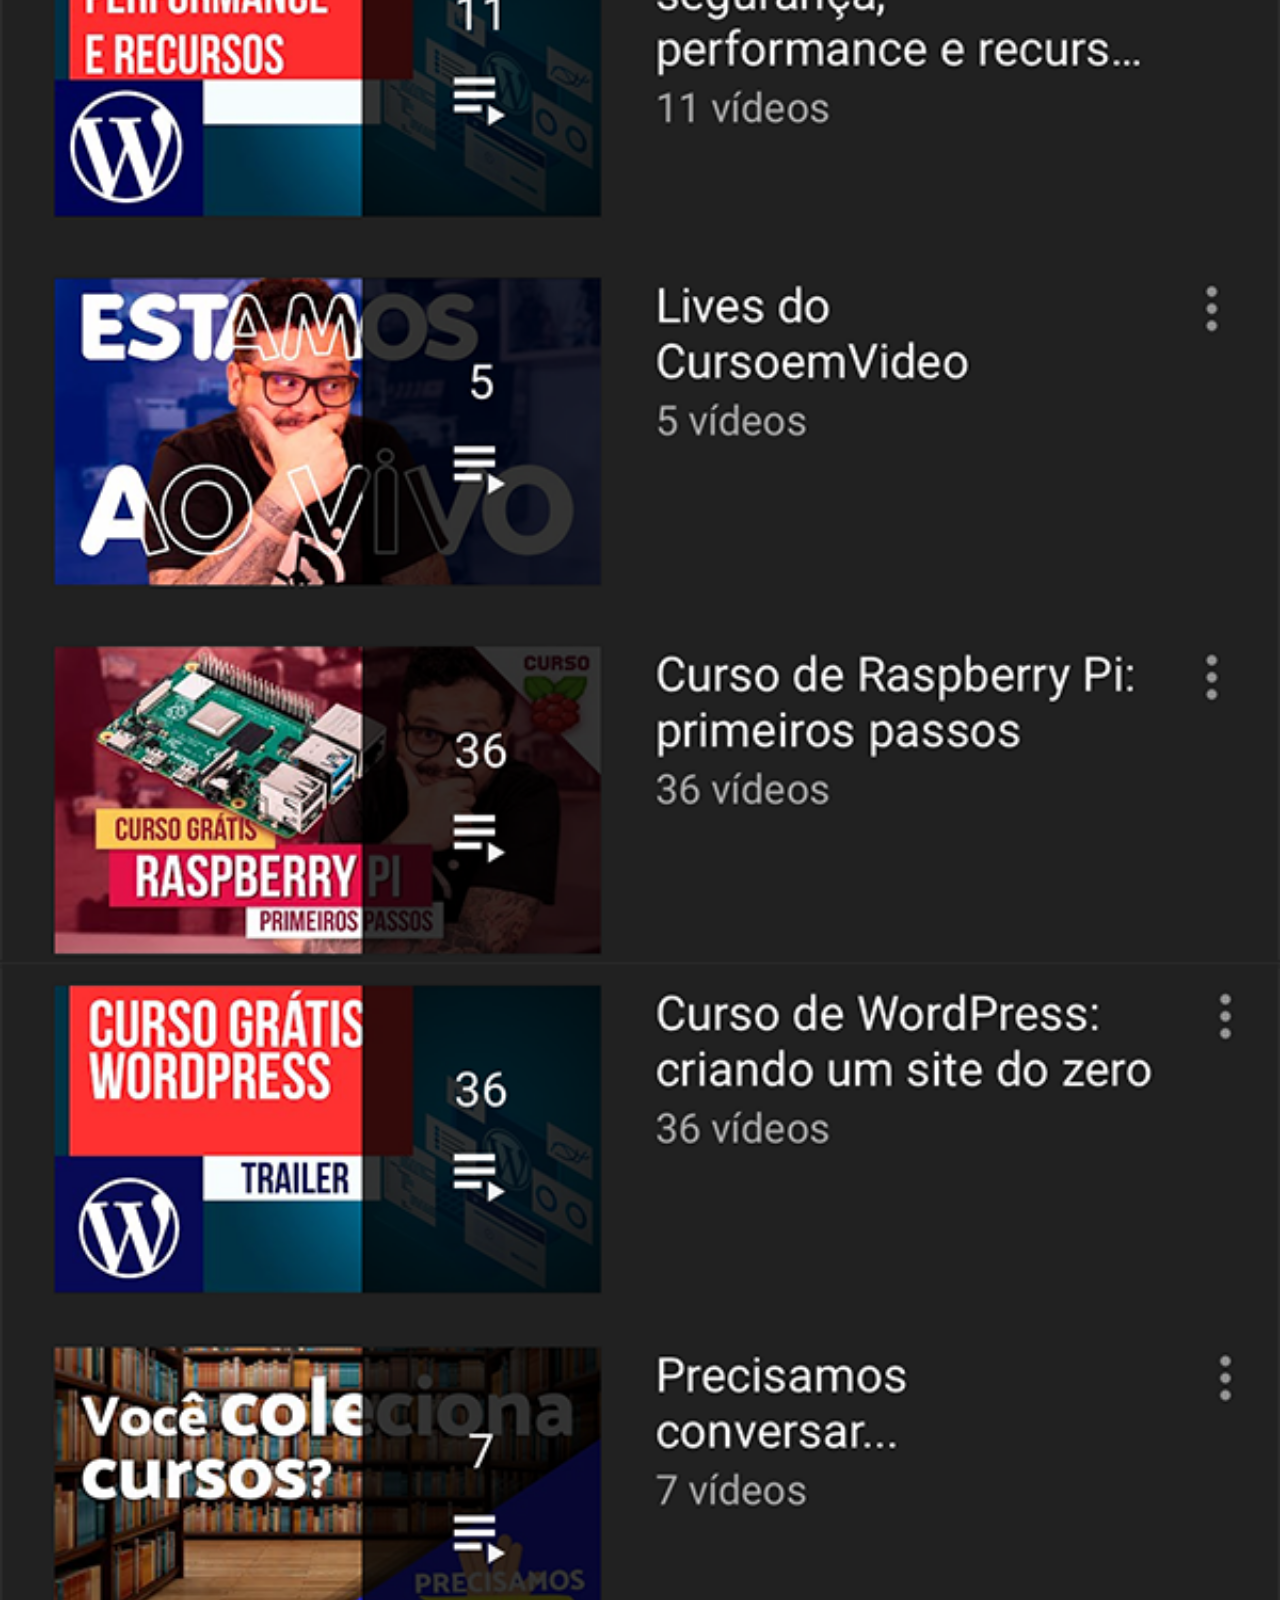
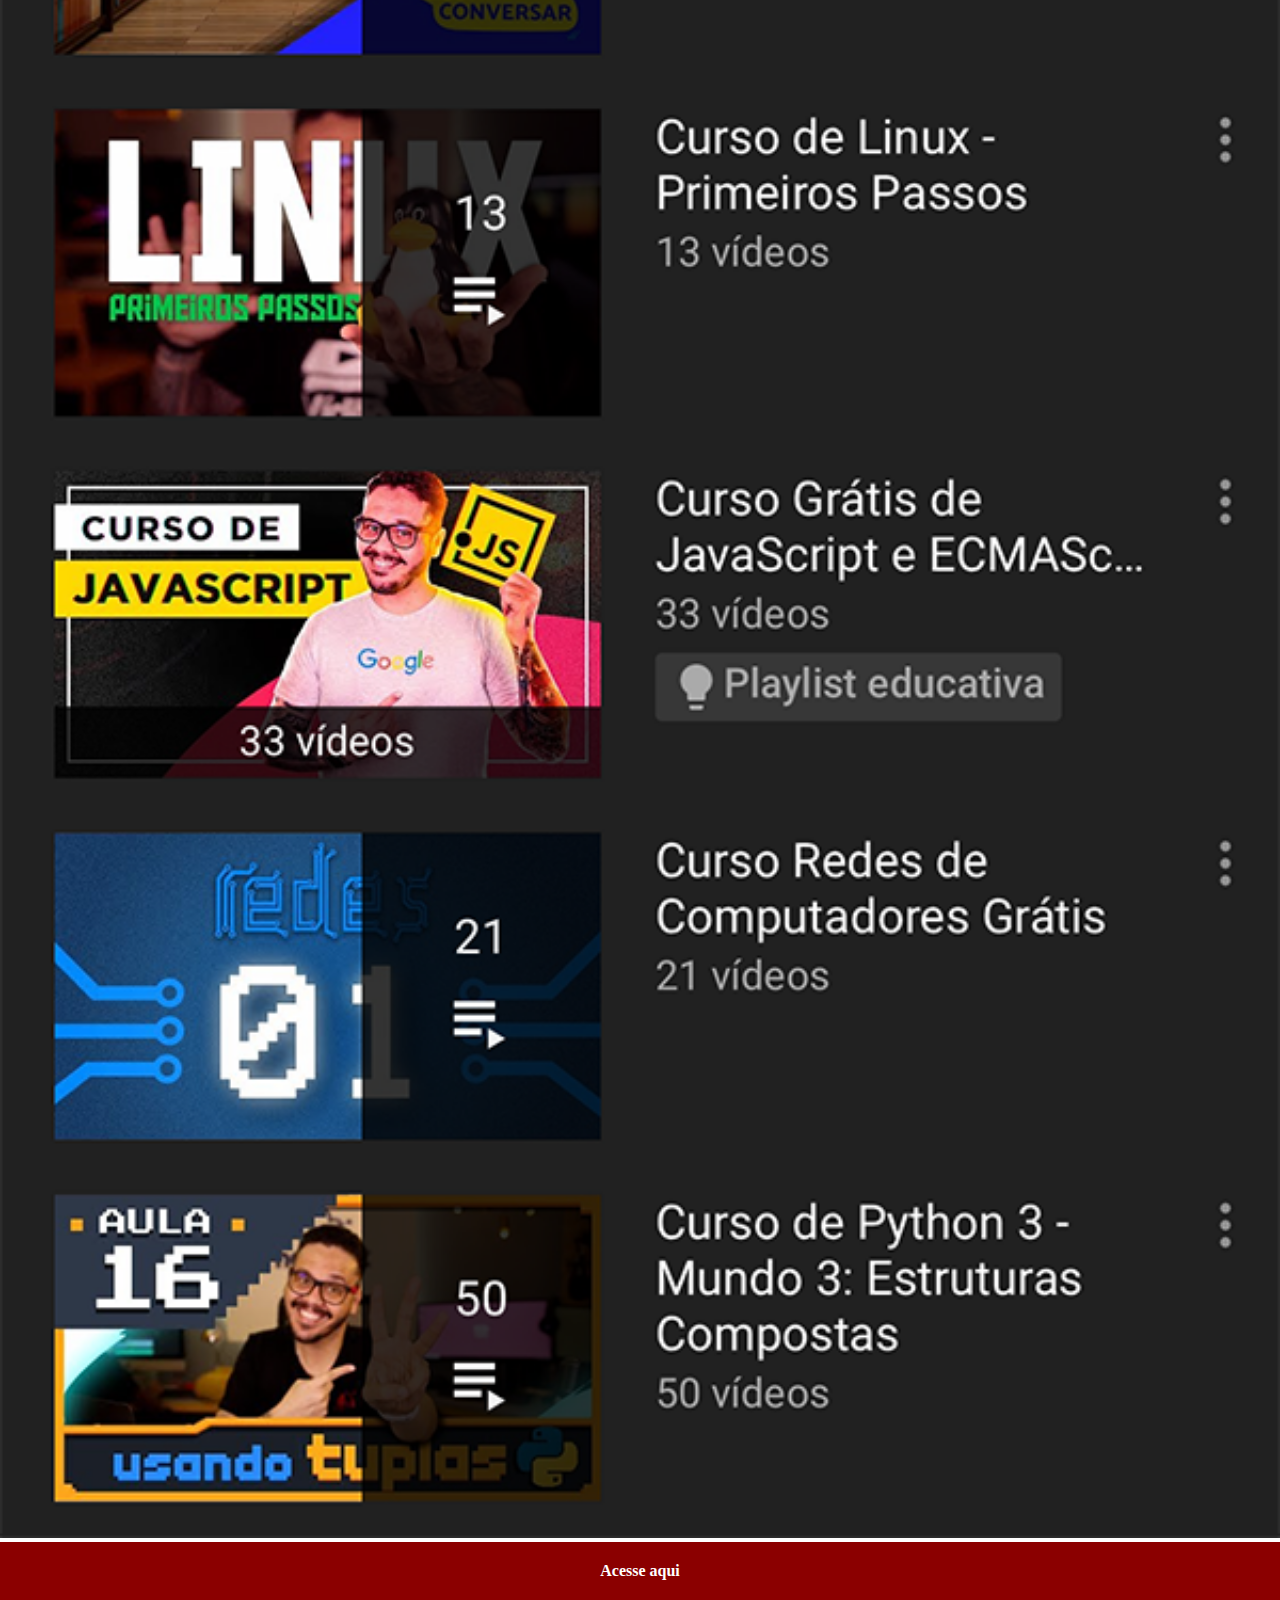
<file: youtube.html>
<!DOCTYPE html>
<html lang="pt-br">
<head>
    <meta charset="UTF-8">
    <meta name="viewport" content="width=device-width, initial-scale=1.0">
    <title>Youtube</title>
    <link rel="stylesheet" href="./estilos/social.css">

</head>
<body>
    <img src="imagens/tela-youtube.png" alt="">
    <a href="https://www.youtube.com/@CursoemVideo/playlists" target="_blank">Acesse aqui</a>
</body>
</html>
</file>
<file: estilos/style.css>
* {
    margin: 0;
    padding: 0;
    font-family: Arial, Helvetica, sans-serif;
}

html,
body {
    height: 100vh;
    width: 100vw;
    background-color: black;
}

body {
    background: url(../imagens/fundo-madeira.jpg) no-repeat top center;
    background-size: cover;
    background-attachment: fixed;
}

main {
    position: relative;
    height: 100vh;
}

section#telefone {
    position: absolute;
    top: 50%;
    left: 50%;
    transform: translate(-50%, -50%);

    height: 627px;
    width: 311px;
    background-image: url(../imagens/frame-iphone.png);
    background-repeat: no-repeat;
}

iframe#tela{
    position: relative;
    top: 82px;
    left: 23px;
    width: 266px;
    height: 469px;
}

section#redes-sociais{
    text-align: right;
}

section#redes-sociais>a>img{
    width: 50px;
    margin: 10px;
    border-radius: 50%;
    box-shadow: 2px 2px 5px rgba(0, 0, 0, 400);
    box-sizing: border-box;
}
 
section#redes-sociais>a>img:hover{
    border: 2px solid white;
    transform: translate(-3px, -3px);
    box-shadow: 5px 5px 10px rgba(0, 0, 0, 623);
    transition: transform .3s border 1s;
}
</file>
<file: estilos/social.css>
* {
    margin: 0;
    padding: 0;
}

body{
    position: relative;
}

::-webkit-scrollbar{
    width: 0px;
    height: 0px;
}

body>img{
  width: 100vw;  
}

body>a{
    display: block;
    background-color: darkred;
    padding: 20px;
    color: white;
    text-align: center;
    text-decoration: none;
    font-weight: bolder;
}

body>a:hover{
    background-color: red;
}
</file>
